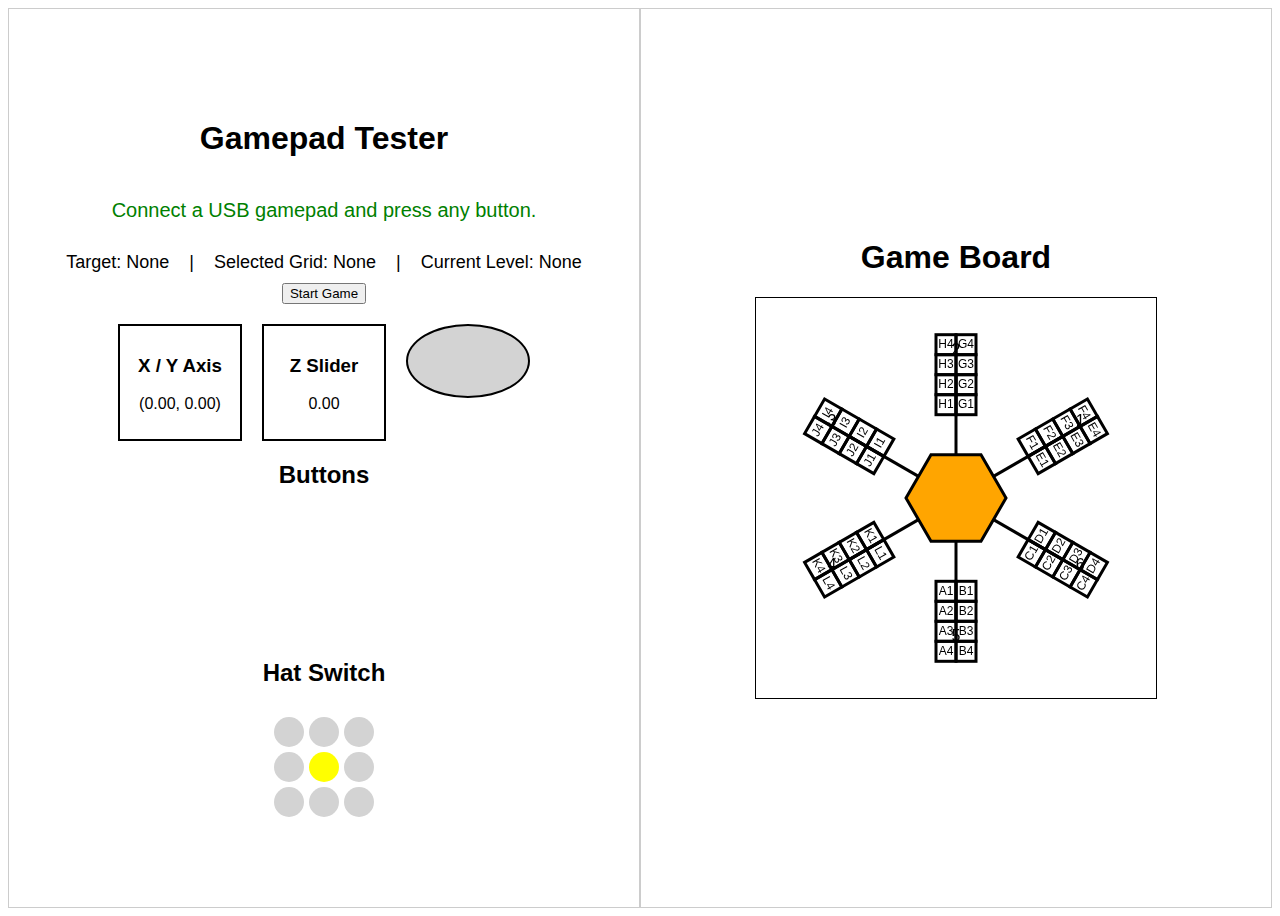
<file: index.html>
<!DOCTYPE html>
<html lang="en">
<head>
    <meta charset="UTF-8">
    <meta name="viewport" content="width=device-width, initial-scale=1.0">
    <title>Gamepad Tester & Game Board</title>
    <style>
        body { font-family: Arial, sans-serif; text-align: center; }
        #status { margin: 20px; font-size: 20px; color: green; }
        .gamepad-info { margin-top: 20px; display: flex; justify-content: center; gap: 20px; }
        .game-info {
          display: flex;
          justify-content: center;
          gap: 20px;
          font-size: 18px;
          margin: 10px 0;
        }

        .axis-box, .slider-box, .yaw-indicator, .buttons-box, .hat-switch {
            border: 2px solid black;
            padding: 10px;
            min-width: 100px;
            text-align: center;
            display: inline-block;
        }
        #status { margin: 20px; font-size: 20px; color: green; }
        .container { display: flex; height: 100vh; }
        .panel { flex: 1; border: 1px solid #ccc; padding: 20px; overflow: auto; display: flex; flex-direction: column; align-items: center; justify-content: center; }
        canvas { border: 1px solid black; }
        .yaw-indicator {
            width: 50px;
            height: 50px;
            border-radius: 50%;
            background-color: lightgray;
            transform: rotate(0deg);
        }
        .button-box { display: flex; justify-content: center; gap: 20px; }
        .button-grid {
            display: grid;
            grid-template-columns: repeat(3, 40px);
            grid-template-rows: repeat(3, 40px);
            gap: 5px;
            justify-content: center;
        }
        .side-grid {
            display: grid;
            grid-template-columns: repeat(3, 40px);
            grid-template-rows: repeat(2, 40px);
            gap: 5px;
        }
        .button { width: 40px; height: 40px; border-radius: 5px; background-color: lightgray; display: flex; align-items: center; justify-content: center; }
        .button.active { background-color: red; }
        .hat-display {
            display: grid;
            grid-template-columns: repeat(3, 30px);
            grid-template-rows: repeat(3, 30px);
            grid-gap: 5px;
            justify-content: center;
            margin-top: 10px;
        }
        .hat-dot {
            width: 30px;
            height: 30px;
            border-radius: 50%;
            background-color: lightgray;
        }
        .hat-dot.active { background-color: yellow; }
    </style>
</head>
<body>
    <div class="container">
        <!-- Left Panel: Gamepad Tester -->
        <div id="leftPanel" class="panel">
       
       

          <h1>Gamepad Tester</h1>
          <p id="status">Connect a USB gamepad and press any button.</p>
          <div class="game-info">
            <span>Target: <span id="target-location">None</span></span> |
            <span>Selected Grid: <span id="selected-grid">None</span></span> |
            <span>Current Level: <span id="selected-level">None</span></span>
          </div>

          <button id="startGameButton">Start Game</button>
          <button id="resetGameButton" style="display: none;">Reset Game</button>
          
          <div class="gamepad-info">
              <div class="axis-box">
                  <h3>X / Y Axis</h3>
                  <p id="axis-xy">(0.00, 0.00)</p>
              </div>
              <div class="slider-box">
                  <h3>Z Slider</h3>
                  <p id="slider">0.00</p>
              </div>
              <div class="yaw-indicator" id="yaw-indicator"></div>
          </div>
          
          <h2>Buttons</h2>
          <div class="button-box">
              <div class="side-grid" id="left-buttons"></div>
              <div class="button-grid" id="center-buttons"></div>
              <div class="side-grid" id="right-buttons"></div>
          </div>
          
          <h2>Hat Switch</h2>
          <div class="hat-display" id="hat-switch">
              <div class="hat-dot" id="hat-9"></div>
              <div class="hat-dot" id="hat-1"></div>
              <div class="hat-dot" id="hat-2"></div>
              <div class="hat-dot" id="hat-8"></div>
              <div class="hat-dot active" id="hat-5"></div>
              <div class="hat-dot" id="hat-3"></div>
              <div class="hat-dot" id="hat-7"></div>
              <div class="hat-dot" id="hat-6"></div>
              <div class="hat-dot" id="hat-4"></div>
          </div>
          
          <script>
              
          
              function renderButtons() {
                  document.getElementById("left-buttons").innerHTML = buttonMapping.left.map(num => `<div class='button' id='btn-${num}'>${num}</div>`).join('');
                  document.getElementById("right-buttons").innerHTML = buttonMapping.right.map(num => `<div class='button' id='btn-${num}'>${num}</div>`).join('');
                  document.getElementById("center-buttons").innerHTML = `
                      <div></div><div class='button' id='btn-1'>1</div><div></div>
                      <div class='button' id='btn-3'>3</div><div></div><div class='button' id='btn-4'>4</div>
                      <div></div><div class='button' id='btn-2'>2</div><div></div>
                  `;
              }
          
              window.addEventListener("gamepadconnected", (event) => {
                  document.getElementById("status").innerText = "Gamepad Connected: " + event.gamepad.id;
                  renderButtons();
                  updateGamepadState();
              });
          
              function updateGamepadState() {
                  let gamepads = navigator.getGamepads();
                  if (gamepads[0]) {
                      let gp = gamepads[0];
          
                      // Update axes and slider
                      document.getElementById("axis-xy").innerText = `(${gp.axes[0].toFixed(2)}, ${(-gp.axes[1]).toFixed(2)})`;
                      document.getElementById("slider").innerText = gp.axes[6] ? (-gp.axes[6]).toFixed(2) : "N/A";
          
                      // Update yaw indicator
                      let wAxis = gp.axes[5] ? gp.axes[5].toFixed(2) : "0.00";
                      document.getElementById("yaw-indicator").style.transform = `rotate(${(-wAxis) * 45}deg)`;
          
                      // Update buttons
                      gp.buttons.forEach((btn, index) => {
                          let btnElement = document.getElementById(`btn-${index + 1}`);
                          if (btnElement) {
                              btnElement.classList.toggle("active", btn.pressed);
                          }
                      });
          
                      // Update hat switch
                      document.querySelectorAll(".hat-dot").forEach(dot => dot.classList.remove("active"));
                      let pov = gp.axes[9] ? gp.axes[9].toFixed(2) : "3.92";
                      if (hatPositions[pov]) {
                          document.getElementById(hatPositions[pov]).classList.add("active");
                      } else {
                          document.getElementById("hat-5").classList.add("active");
                      }
                  }
                  requestAnimationFrame(updateGamepadState);
              }
          </script>
        </div>
        
        <!-- Right Panel: Game Board -->
        <div id="rightPanel" class="panel">
            <h1>Game Board</h1>
            <canvas id="gameCanvas" width="400" height="400"></canvas>
        </div>
    </div>

    <script>
        const canvas = document.getElementById('gameCanvas');
        const ctx = canvas.getContext('2d');

    function drawHexagonWithExtensions() {
    const canvasWidth = canvas.width;
    const canvasHeight = canvas.height;
    const centerX = canvasWidth / 2;
    const centerY = canvasHeight / 2;
    const hexSize = 50;
    const extensionLength = 80;
    const angleStep = -Math.PI / 3;
    let points = [];

    ctx.clearRect(0, 0, canvas.width, canvas.height);

    // Compute hexagon vertices
    for (let i = 0; i < 6; i++) {
        let angle = angleStep * i;
        let x = centerX + hexSize * Math.cos(angle);
        let y = centerY + hexSize * Math.sin(angle);
        points.push({ x, y });
    }

    // Draw hexagon
    ctx.beginPath();
    ctx.moveTo(points[0].x, points[0].y);
    for (let i = 1; i < points.length; i++) {
        ctx.lineTo(points[i].x, points[i].y);
    }
    ctx.closePath();
    ctx.fillStyle = 'orange';
    ctx.fill();
    ctx.strokeStyle = 'black';
    ctx.lineWidth = 3;
    ctx.stroke();

    // Step 1: Apply the custom remapping first
    const originalLabels = ['A', 'B', 'C', 'D', 'E', 'F', 'G', 'H', 'I', 'J', 'K', 'L'];
    const labelMap = {
        'A': 'J', 'B': 'I', 'C': 'K', 'D': 'L', 
        'E': 'A', 'F': 'B', 'G': 'C', 'H': 'D', 
        'I': 'F', 'J': 'E', 'K': 'H', 'L': 'G'
    };

    // Apply remapping
    let remappedLabels = originalLabels.map(label => labelMap[label]);

    // Step 2: Shift each pair 2 grids to the RIGHT
    let shiftedLabels = [
        remappedLabels[8], remappedLabels[9],  // I -> moves to first grid
        remappedLabels[10], remappedLabels[11], // K -> moves to second grid
        remappedLabels[0], remappedLabels[1],  // A -> moves to third grid
        remappedLabels[2], remappedLabels[3],  // C -> moves to fourth grid
        remappedLabels[4], remappedLabels[5],  // E -> moves to fifth grid
        remappedLabels[6], remappedLabels[7]   // G -> moves to sixth grid
    ];

    // Grid numbering (AB=1, CD=2, ..., KL=6)
    const gridNumbers = [1, 2, 3, 4, 5, 6];

    for (let i = 0; i < 6; i++) {
        let midX = (points[i].x + points[(i + 1) % 6].x) / 2;
        let midY = (points[i].y + points[(i + 1) % 6].y) / 2;
        let angle = Math.atan2(midY - centerY, midX - centerX);

        let endX = midX + extensionLength * Math.cos(angle);
        let endY = midY + extensionLength * Math.sin(angle);

        // Draw extension line
        ctx.beginPath();
        ctx.moveTo(midX, midY);
        ctx.lineTo(endX, endY);
        ctx.stroke();

        // Assign labels based on REMAPPED and SHIFTED order
        drawGrid(endX, endY, angle, shiftedLabels[i * 2], shiftedLabels[i * 2 + 1]);

        // Draw grid number next to each grid
        let numberX = endX + 20 * Math.cos(angle);
        let numberY = endY + 20 * Math.sin(angle);

        ctx.fillStyle = "black";
        ctx.font = "16px Arial";
        ctx.textAlign = "center";
        ctx.fillText(gridNumbers[i], numberX, numberY);
    }
}
    
function drawGrid(x, y, angle, label1, label2) {
    const gridWidth = 20;
    const gridHeight = 20;
    const cols = 2;  // Two columns per grid
    const rows = 4;  // Four rows per grid

    // List of labels that should be flipped
    const labelsToFlip = ['A', 'B', 'C', 'D', 'K', 'L']; // Specify grids that should be flipped

    // Check if either column label is in the flip list
    const shouldFlip = labelsToFlip.includes(label1) || labelsToFlip.includes(label2);

    ctx.save();
    ctx.translate(x, y);
    ctx.rotate(angle + Math.PI / 2); // Rotate normally

    if (shouldFlip) {
        ctx.rotate(Math.PI); // Flip the text orientation
    }

    for (let i = 0; i < cols; i++) {
        for (let j = 0; j < rows; j++) {
            let cellX = i * gridWidth - (cols / 2) * gridWidth;
            let cellY = j * gridHeight - (rows / 2) * gridHeight;

            // Draw grid cell
            ctx.strokeRect(cellX, cellY, gridWidth, gridHeight);

            // Assign labels (Ensure numbers always have 1 near the hex and 4 far)
            let colLabel = i === 0 ? label1 : label2; // Left column = label1, Right column = label2
            let rowLabel = shouldFlip ? (j + 1) : (rows - j); // **Fix: Keep numbering correct**

            // Draw label
            ctx.fillStyle = "black";
            ctx.font = "12px Arial";
            ctx.textAlign = "center";
            ctx.textBaseline = "middle";
            ctx.fillText(colLabel + rowLabel, cellX + gridWidth / 2, cellY + gridHeight / 2);
        }
    }

    ctx.restore();
}

    // Draw everything
    drawHexagonWithExtensions();


    </script>
    <script>
    let hatSwitchMap = "left"; // Default to left mapping
    const hatGrids = {
        left: { "-1.00": "A", "-0.71": "C", "-0.43": "E", "-0.14": "G", "3.92": "I", "0.14": "K" },
        right: { "-1.00": "B", "-0.71": "D", "-0.43": "F", "-0.14": "H", "3.92": "J", "0.14": "L" }
    };
    
    function updateHatGridSelection(pov) {
        if (hatGrids[hatSwitchMap][pov]) {
            gameState.selectedGrid = hatGrids[hatSwitchMap][pov];
            safeUpdateText("selected-grid", gameState.selectedGrid);
        }
    }
    
    window.addEventListener("gamepadconnected", (event) => {
        document.getElementById("status").innerText = "Gamepad Connected: " + event.gamepad.id;
        updateGamepadState();
    });
    function getGridNumber(gridLetter) {
      const gridMapping = {
          'A': 1, 'B': 1, 
          'C': 2, 'D': 2, 
          'E': 3, 'F': 3, 
          'G': 4, 'H': 4, 
          'I': 5, 'J': 5, 
          'K': 6, 'L': 6
      };
      return gridMapping[gridLetter] || null;
  }

    function checkGameState() {
      if (!gameState.loaded) {
          document.getElementById("status").innerText = "You must load first!";
          resetGame();
          return;
      }
      
      if (!gameState.selectedLevel) {
          document.getElementById("status").innerText = "You must select a level before scoring!";
          resetGame();
          return;
      }
  
      // Extract target number (1-6) from the grid
      const targetGridNumber = getGridNumber(gameState.targetGrid);
      const selectedGridNumber = getGridNumber(gameState.selectedGrid);
  
      // Check only level and grid number (ignoring letter)
      if (gameState.selectedLevel !== gameState.targetLevel || selectedGridNumber !== targetGridNumber) {
          document.getElementById("status").innerText = `Incorrect! Target was ${gameState.targetGrid}${gameState.targetLevel}, but selected ${gameState.selectedGrid}${gameState.selectedLevel}`;
          resetGame();
          return;
      }
  
      // Success! Score and generate new target.
      document.getElementById("status").innerText = `Success! Next target: ${gameState.targetGrid}${gameState.targetLevel}`;
      generateNewTarget();
  }



    let gameRunning = false;
    function safeUpdateText(id, text) {
      let element = document.getElementById(id);
      if (element) {
          element.innerText = text;
      }
    }


    function startGame() {
        if (!gameRunning) {
            gameRunning = true;
            resetGame();
            generateNewTarget();
            document.getElementById("status").innerText = "Game Started! Follow the target instructions.";
            document.getElementById("startGameButton").innerText = "Stop Game";
            document.getElementById("resetGameButton").style.display = "none"; // Hide Reset button
    
            updateGamepadState(); // Start listening to gamepad input
        } else {
            stopGame();
        }
    }


    function stopGame() {
        gameRunning = false;
      
        let statusElement = document.getElementById("status");
        if (statusElement) statusElement.innerText = "Game Stopped. Normal gamepad input displayed.";
      
        let startButton = document.getElementById("startGameButton");
        if (startButton) startButton.innerText = "Start Game";
      
        let resetButton = document.getElementById("resetGameButton");
        if (resetButton) resetButton.style.display = "block"; // Show Reset button
      
        gameState.selectedGrid = null;
        gameState.selectedLevel = null;
        gameState.loaded = false;
        gameState.targetGrid = null;
        gameState.targetLevel = null;
      
        let gridElement = document.getElementById("selected-grid");
        if (gridElement) gridElement.innerText = "None";
      
        let levelElement = document.getElementById("selected-level");
        if (levelElement) levelElement.innerText = "None";
      
        let targetElement = document.getElementById("target-location");
        if (targetElement) targetElement.innerText = "None";
      
        document.querySelectorAll(".button.active").forEach(button => button.classList.remove("active"));
        document.querySelectorAll(".hat-dot.active").forEach(dot => dot.classList.remove("active"));
    
        // Restart polling when game stops
        updateGamepadStateWhenStopped();
    }


    let gameState = {
        selectedGrid: null,
        selectedLevel: null,
        loaded: false,
        targetGrid: null,
        targetLevel: null,
        gridState: {}, // Tracks which grid cells have been scored
    };

    function generateNewTarget() {
        // Pick a random grid and level as the next target
        const grids = ['A', 'B', 'C', 'D', 'E', 'F', 'G', 'H', 'I', 'J', 'K', 'L'];
        const levels = [1, 2, 3, 4];
        gameState.targetGrid = grids[Math.floor(Math.random() * grids.length)];
        gameState.targetLevel = levels[Math.floor(Math.random() * levels.length)];
    
        // Update UI
        safeUpdateText("target-location", `${gameState.targetGrid}${gameState.targetLevel}`);
        document.getElementById("status").innerText = `Next Target: ${gameState.targetGrid}${gameState.targetLevel}`;
    }


    function checkGameState() {
        if (!gameState.loaded) {
            document.getElementById("status").innerText = "You must load first!";
            resetGame();
            return;
        }
        if (!gameState.selectedGrid || !gameState.selectedLevel) {
            document.getElementById("status").innerText = "You must select a grid and level before scoring!";
            resetGame();
            return;
        }
        if (gameState.selectedGrid !== gameState.targetGrid || gameState.selectedLevel !== gameState.targetLevel) {
            document.getElementById("status").innerText = `Incorrect! Target was ${gameState.targetGrid}${gameState.targetLevel}, but selected ${gameState.selectedGrid}${gameState.selectedLevel}`;
            resetGame();
            return;
        }
    
        // Score the grid cell
        let cellId = `${gameState.selectedGrid}${gameState.selectedLevel}`;
        if (!gameState.gridState[cellId]) {
            gameState.gridState[cellId] = true;
            colorGridCell(gameState.selectedGrid, gameState.selectedLevel);
        } else {
            document.getElementById("status").innerText = "Grid is full! Game Over.";
            resetGame();
            return;
        }
    
        // Success! Generate new target.
        document.getElementById("status").innerText = `Success! Next target: ${gameState.targetGrid}${gameState.targetLevel}`;
        generateNewTarget();
    }



    function resetGame() {
        gameState = {
            selectedGrid: null,
            selectedLevel: null,
            loaded: false,
            targetGrid: null,
            targetLevel: null,
            gridState: {}
        };
        document.getElementById("status").innerText = "Game Over! Press Start to play again.";
        document.getElementById("resetGameButton").style.display = "block"; // Show Reset button
    }


    function colorGridCell(grid, level) {
        let cells = document.querySelectorAll(`.grid-cell[data-grid="${grid}"][data-level="${level}"]`);
        if (cells.length === 0) return; // Prevent errors
        cells.forEach(cell => cell.style.backgroundColor = "green");

    }

    window.addEventListener("gamepadconnected", (event) => {
        document.getElementById("status").innerText = "Gamepad Connected: " + event.gamepad.id;
        generateNewTarget(); // Start with the first target
        updateGamepadState();
        });
    function updateGamepadState() {
        let gamepads = navigator.getGamepads();
        if (!gamepads || !gamepads[0]) return;
      
        let gp = gamepads[0];
    
        // Always update gamepad UI, even if the game is stopped
        document.getElementById("axis-xy").innerText = `(${gp.axes[0].toFixed(2)}, ${(-gp.axes[1]).toFixed(2)})`;
        document.getElementById("slider").innerText = gp.axes[6] ? (-gp.axes[6]).toFixed(2) : "N/A";
        let wAxis = gp.axes[5] ? gp.axes[5].toFixed(2) : "0.00";
        document.getElementById("yaw-indicator").style.transform = `rotate(${(-wAxis) * 45}deg)`;
    
        gp.buttons.forEach((btn, index) => {
            let btnElement = document.getElementById(`btn-${index + 1}`);
            if (btnElement) {
                btnElement.classList.toggle("active", btn.pressed);
            }
        });
    
        document.querySelectorAll(".hat-dot").forEach(dot => dot.classList.remove("active"));
        let pov = gp.axes[9] ? gp.axes[9].toFixed(2) : "3.92";
        if (hatPositions[pov]) {
            document.getElementById(hatPositions[pov]).classList.add("active");
        } else {
            document.getElementById("hat-5").classList.add("active");
        }
    
        // If game is running, check game logic
        if (gameRunning) {
            if (gp.buttons[4].pressed) gameState.selectedLevel = 1;
            if (gp.buttons[5].pressed) gameState.selectedLevel = 2;
            if (gp.buttons[6].pressed) gameState.selectedLevel = 3;
            if (gp.buttons[10].pressed) gameState.selectedLevel = 4;
    
            safeUpdateText("selected-level", gameState.selectedLevel || "None");
    
            if (gp.buttons[1].pressed) {
                gameState.loaded = true;
                safeUpdateText("status", "Loaded!");
            }
    
            if (gp.buttons[0].pressed) {
                checkGameState();
            }
    
            if (hatGrids[pov]) {
                gameState.selectedGrid = hatGrids[pov];
                safeUpdateText("selected-grid", gameState.selectedGrid);
            }
        }

    requestAnimationFrame(updateGamepadState);
}

    const buttonMapping = {
    left: [5, 6, 7, 10, 9, 8],
    center: [1, 3, 4, 2],
    right: [13, 12, 11, 14, 15, 16]
};

    const hatPositions = {
        "-1.00": "hat-1",
        "-0.71": "hat-2",
        "-0.43": "hat-3",
        "-0.14": "hat-4",
        "3.92": "hat-5",
        "0.14": "hat-6",
        "0.43": "hat-7",
        "0.71": "hat-8",
        "1.00": "hat-9"
    };
    
    function renderButtons() {
        document.getElementById("left-buttons").innerHTML = buttonMapping.left.map(num => `<div class='button' id='btn-${num}'>${num}</div>`).join('');
        document.getElementById("right-buttons").innerHTML = buttonMapping.right.map(num => `<div class='button' id='btn-${num}'>${num}</div>`).join('');
        document.getElementById("center-buttons").innerHTML = `
            <div></div><div class='button' id='btn-1'>1</div><div></div>
            <div class='button' id='btn-3'>3</div><div></div><div class='button' id='btn-4'>4</div>
            <div></div><div class='button' id='btn-2'>2</div><div></div>
        `;
    }
    
    // Start the button rendering when the gamepad connects
    window.addEventListener("gamepadconnected", (event) => {
        document.getElementById("status").innerText = "Gamepad Connected: " + event.gamepad.id;
        renderButtons();
        updateGamepadStateWhenStopped();
    });
    
    function updateGamepadStateWhenStopped() {
        if (gameRunning) return; // Only run when game is NOT active
    
        let gamepads = navigator.getGamepads();
        if (gamepads[0]) {
            let gp = gamepads[0];
    
            // Update axes and slider
            document.getElementById("axis-xy").innerText = `(${gp.axes[0].toFixed(2)}, ${(-gp.axes[1]).toFixed(2)})`;
            document.getElementById("slider").innerText = gp.axes[6] ? (-gp.axes[6]).toFixed(2) : "N/A";
    
            // Update yaw indicator
            let wAxis = gp.axes[5] ? gp.axes[5].toFixed(2) : "0.00";
            document.getElementById("yaw-indicator").style.transform = `rotate(${(-wAxis) * 45}deg)`;
    
            // Update buttons
            gp.buttons.forEach((btn, index) => {
                let btnElement = document.getElementById(`btn-${index + 1}`);
                if (btnElement) {
                    btnElement.classList.toggle("active", btn.pressed);
                }
            });
    
            // Update hat switch
            document.querySelectorAll(".hat-dot").forEach(dot => dot.classList.remove("active"));
            let pov = gp.axes[9] ? gp.axes[9].toFixed(2) : "3.92";
            if (hatPositions[pov]) {
                document.getElementById(hatPositions[pov]).classList.add("active");
            } else {
                document.getElementById("hat-5").classList.add("active");
            }
        }
    
        // Keep updating **only if the game is NOT running**
        if (!gameRunning) {
            requestAnimationFrame(updateGamepadStateWhenStopped);
        }
    }



  document.addEventListener("DOMContentLoaded", () => {
      document.getElementById("startGameButton").addEventListener("click", startGame);
      document.getElementById("resetGameButton").addEventListener("click", resetGame);
  });

</script>

</body>
</html>
</file>
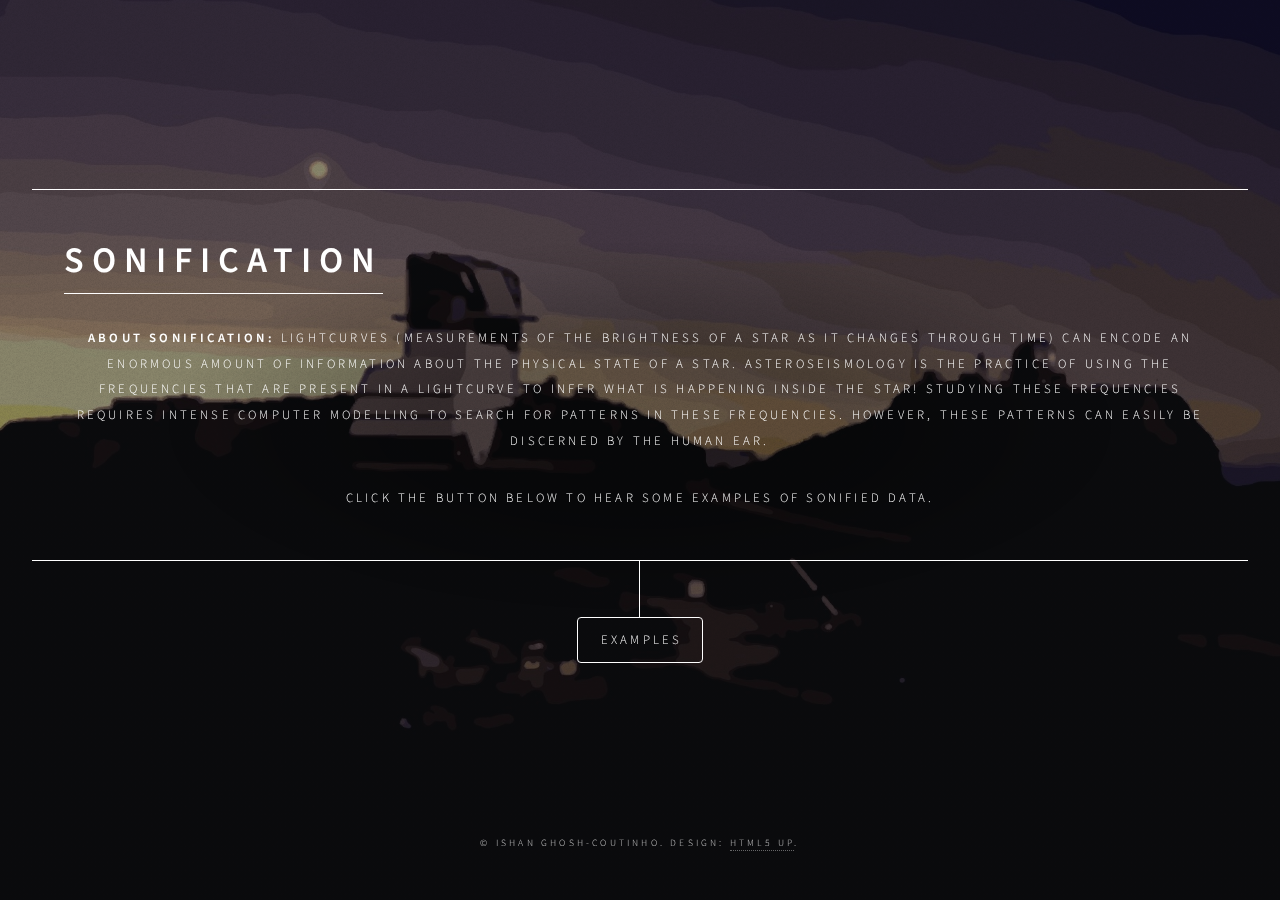
<file: chordhunters.html>
<!DOCTYPE HTML>
<!--
	Dimension by HTML5 UP
	html5up.net | @ajlkn
	Free for personal and commercial use under the CCA 3.0 license (html5up.net/license)
-->
<html>
	<head>
		<title>Ishan Ghosh-Coutinho</title>
		<meta charset="utf-8" />
		<meta name="viewport" content="width=device-width, initial-scale=1, user-scalable=no" />
		<link rel="stylesheet" href="assets/css/main.css" />
		<noscript><link rel="stylesheet" href="assets/css/noscript.css" /></noscript>
	</head>
	
	<body class="is-preload">

		<!-- Wrapper -->
			<div id="wrapper">

				<!-- Header -->
					<header id="header">
						<div class="content">
							<div class="inner">
								<h1 class="major">Sonification</h1>
								<!-- <span class="image main"><img src="images/pic01.jpg" alt="" /></span> -->
								<p><b>About Sonification:</b> Lightcurves (measurements of the 
								brightness of a star as it changes through time) can encode an enormous
								 amount of information about the physical state of a star.  
								Asteroseismology is the practice of using the frequencies that are 
								present in a lightcurve to infer what is happening inside the star! 
								Studying these frequencies requires intense computer modelling to 
								search for patterns in these frequencies. However, these patterns can 
								easily be discerned by the human ear.</p> 
								<p>Click the button below to hear some examples of sonified data.</p>    
							</div>
						</div>
						<nav>
							<ul>
								<li><a href="#sonification">Examples</a></li>
								<!--<li><a href="#elements">Elements</a></li>-->
							</ul>
						</nav>
					</header>

				<!-- Main -->
					<div id="main">

						<!-- Intro -->
							<article id="sonification">
								<h2 class="major">Sonification</h2>
								<!-- <span class="image main"><img src="images/pic01.jpg" alt="" /></span> -->
								<p>Here I have extracted frequencies from some example lightcurves, and
								 mapped them into the range of frequencies that humans can hear using  
								<a href="https://sonipy.readthedocs.io/en/latest/">Soni-Py</a>. Some 
								of these data have been deliberately constructed to show a specific 
								effect. But the last example is a sonification of a real lightcurve!</p> 
								<p>First is a toy example of a lightcurve with a single frequency. You        
								will hear one tone repeated twice:</p>
								<audio controls="controls" src="tones/one_test.wav">
								Your browser does not support the HTML5 Audio element.
								</audio>    
								<p>Next is a lightcurve with two frequencies that are different.         
								Together, they form a pleasant "chord" because the high frequency is 
								twice the value of the low frequency:</p>
								<audio controls="controls" src="tones/harmonic_test.wav">
								Your browser does not support the HTML5 Audio element.
								</audio> 
								<p>Now we have two frequencies that are so close together that they        
								interfere with one another, creating a pattern in the volume of the 
								sound called "beating":</p>
								<audio controls="controls" src="tones/beat_test.wav">
								Your browser does not support the HTML5 Audio element.
								</audio> 
								<p>Finally, I've sonified a real lightcurve from the 
								<a href="https://tess.mit.edu"> Transiting Exoplanet Survey Satellite</a>
								 (a.k.a. TESS). The star that produced this lightcurve is oscillating 
								with a total of <i>seventeen</i> different frequencies. While it is 
								extremely difficult to hear all seventeen, you should be able to hear 
								both the complex chords and rapid beating patterns produced by these 
								frequencies interfering with one another:</p>
								<audio controls="controls" src="tones/real_test.wav">
								Your browser does not support the HTML5 Audio element.
								</audio> 
							</article>


						<!-- Elements -->
							<article id="elements">
								<h2 class="major">Elements</h2>

								<section>
									<h3 class="major">Text</h3>
									<p>This is <b>bold</b> and this is <strong>strong</strong>. This is <i>italic</i> and this is <em>emphasized</em>.
									This is <sup>superscript</sup> text and this is <sub>subscript</sub> text.
									This is <u>underlined</u> and this is code: <code>for (;;) { ... }</code>. Finally, <a href="#">this is a link</a>.</p>
									<hr />
									<h2>Heading Level 2</h2>
									<h3>Heading Level 3</h3>
									<h4>Heading Level 4</h4>
									<h5>Heading Level 5</h5>
									<h6>Heading Level 6</h6>
									<hr />
									<h4>Blockquote</h4>
									<blockquote>Fringilla nisl. Donec accumsan interdum nisi, quis tincidunt felis sagittis eget tempus euismod. Vestibulum ante ipsum primis in faucibus vestibulum. Blandit adipiscing eu felis iaculis volutpat ac adipiscing accumsan faucibus. Vestibulum ante ipsum primis in faucibus lorem ipsum dolor sit amet nullam adipiscing eu felis.</blockquote>
									<h4>Preformatted</h4>
									<pre><code>i = 0;

while (!deck.isInOrder()) {
    print 'Iteration ' + i;
    deck.shuffle();
    i++;
}

print 'It took ' + i + ' iterations to sort the deck.';</code></pre>
								</section>

								<section>
									<h3 class="major">Lists</h3>

									<h4>Unordered</h4>
									<ul>
										<li>Dolor pulvinar etiam.</li>
										<li>Sagittis adipiscing.</li>
										<li>Felis enim feugiat.</li>
									</ul>

									<h4>Alternate</h4>
									<ul class="alt">
										<li>Dolor pulvinar etiam.</li>
										<li>Sagittis adipiscing.</li>
										<li>Felis enim feugiat.</li>
									</ul>

									<h4>Ordered</h4>
									<ol>
										<li>Dolor pulvinar etiam.</li>
										<li>Etiam vel felis viverra.</li>
										<li>Felis enim feugiat.</li>
										<li>Dolor pulvinar etiam.</li>
										<li>Etiam vel felis lorem.</li>
										<li>Felis enim et feugiat.</li>
									</ol>
									<h4>Icons</h4>
									<ul class="icons">
										<!--<li><a href="twitter.com/trevorzaylen" class="icon fa-twitter"><span class="label">Twitter</span></a></li>
										<li><a href="instagram.com/trevor_zaylen" class="icon fa-instagram"><span class="label">Instagram</span></a></li> -->
										<li><a href="github.com/ifgc" class="icon fa-github"><span class="label">Github</span></a></li>
									</ul>

									<h4>Actions</h4>
									<ul class="actions">
										<li><a href="#" class="button primary">Default</a></li>
										<li><a href="#" class="button">Default</a></li>
									</ul>
									<ul class="actions stacked">
										<li><a href="#" class="button primary">Default</a></li>
										<li><a href="#" class="button">Default</a></li>
									</ul>
								</section>

								<section>
									<h3 class="major">Table</h3>
									<h4>Default</h4>
									<div class="table-wrapper">
										<table>
											<thead>
												<tr>
													<th>Name</th>
													<th>Description</th>
													<th>Price</th>
												</tr>
											</thead>
											<tbody>
												<tr>
													<td>Item One</td>
													<td>Ante turpis integer aliquet porttitor.</td>
													<td>29.99</td>
												</tr>
												<tr>
													<td>Item Two</td>
													<td>Vis ac commodo adipiscing arcu aliquet.</td>
													<td>19.99</td>
												</tr>
												<tr>
													<td>Item Three</td>
													<td> Morbi faucibus arcu accumsan lorem.</td>
													<td>29.99</td>
												</tr>
												<tr>
													<td>Item Four</td>
													<td>Vitae integer tempus condimentum.</td>
													<td>19.99</td>
												</tr>
												<tr>
													<td>Item Five</td>
													<td>Ante turpis integer aliquet porttitor.</td>
													<td>29.99</td>
												</tr>
											</tbody>
											<tfoot>
												<tr>
													<td colspan="2"></td>
													<td>100.00</td>
												</tr>
											</tfoot>
										</table>
									</div>

									<h4>Alternate</h4>
									<div class="table-wrapper">
										<table class="alt">
											<thead>
												<tr>
													<th>Name</th>
													<th>Description</th>
													<th>Price</th>
												</tr>
											</thead>
											<tbody>
												<tr>
													<td>Item One</td>
													<td>Ante turpis integer aliquet porttitor.</td>
													<td>29.99</td>
												</tr>
												<tr>
													<td>Item Two</td>
													<td>Vis ac commodo adipiscing arcu aliquet.</td>
													<td>19.99</td>
												</tr>
												<tr>
													<td>Item Three</td>
													<td> Morbi faucibus arcu accumsan lorem.</td>
													<td>29.99</td>
												</tr>
												<tr>
													<td>Item Four</td>
													<td>Vitae integer tempus condimentum.</td>
													<td>19.99</td>
												</tr>
												<tr>
													<td>Item Five</td>
													<td>Ante turpis integer aliquet porttitor.</td>
													<td>29.99</td>
												</tr>
											</tbody>
											<tfoot>
												<tr>
													<td colspan="2"></td>
													<td>100.00</td>
												</tr>
											</tfoot>
										</table>
									</div>
								</section>

								<section>
									<h3 class="major">Buttons</h3>
									<ul class="actions">
										<li><a href="#" class="button primary">Primary</a></li>
										<li><a href="#" class="button">Default</a></li>
									</ul>
									<ul class="actions">
										<li><a href="#" class="button">Default</a></li>
										<li><a href="#" class="button small">Small</a></li>
									</ul>
									<ul class="actions">
										<li><a href="#" class="button primary icon fa-download">Icon</a></li>
										<li><a href="#" class="button icon fa-download">Icon</a></li>
									</ul>
									<ul class="actions">
										<li><span class="button primary disabled">Disabled</span></li>
										<li><span class="button disabled">Disabled</span></li>
									</ul>
								</section>

								<section>
									<h3 class="major">Form</h3>
									<form method="post" action="#">
										<div class="fields">
											<div class="field half">
												<label for="demo-name">Name</label>
												<input type="text" name="demo-name" id="demo-name" value="" placeholder="Jane Doe" />
											</div>
											<div class="field half">
												<label for="demo-email">Email</label>
												<input type="email" name="demo-email" id="demo-email" value="" placeholder="jane@untitled.tld" />
											</div>
											<div class="field">
												<label for="demo-category">Category</label>
												<select name="demo-category" id="demo-category">
													<option value="">-</option>
													<option value="1">Manufacturing</option>
													<option value="1">Shipping</option>
													<option value="1">Administration</option>
													<option value="1">Human Resources</option>
												</select>
											</div>
											<div class="field half">
												<input type="radio" id="demo-priority-low" name="demo-priority" checked>
												<label for="demo-priority-low">Low</label>
											</div>
											<div class="field half">
												<input type="radio" id="demo-priority-high" name="demo-priority">
												<label for="demo-priority-high">High</label>
											</div>
											<div class="field half">
												<input type="checkbox" id="demo-copy" name="demo-copy">
												<label for="demo-copy">Email me a copy</label>
											</div>
											<div class="field half">
												<input type="checkbox" id="demo-human" name="demo-human" checked>
												<label for="demo-human">Not a robot</label>
											</div>
											<div class="field">
												<label for="demo-message">Message</label>
												<textarea name="demo-message" id="demo-message" placeholder="Enter your message" rows="6"></textarea>
											</div>
										</div>
										<ul class="actions">
											<li><input type="submit" value="Send Message" class="primary" /></li>
											<li><input type="reset" value="Reset" /></li>
										</ul>
									</form>
								</section>

							</article>

					</div>

				<!-- Footer -->
					<footer id="footer">
						<p class="copyright">&copy; Ishan Ghosh-Coutinho. Design: <a href="https://html5up.net">HTML5 UP</a>.</p>
					</footer>

			</div>

		<!-- BG -->
			<div id="bg"></div>

		<!-- Scripts -->
			<script src="assets/js/jquery.min.js"></script>
			<script src="assets/js/browser.min.js"></script>
			<script src="assets/js/breakpoints.min.js"></script>
			<script src="assets/js/util.js"></script>
			<script src="assets/js/main.js"></script>

	</body>
</html>
</file>
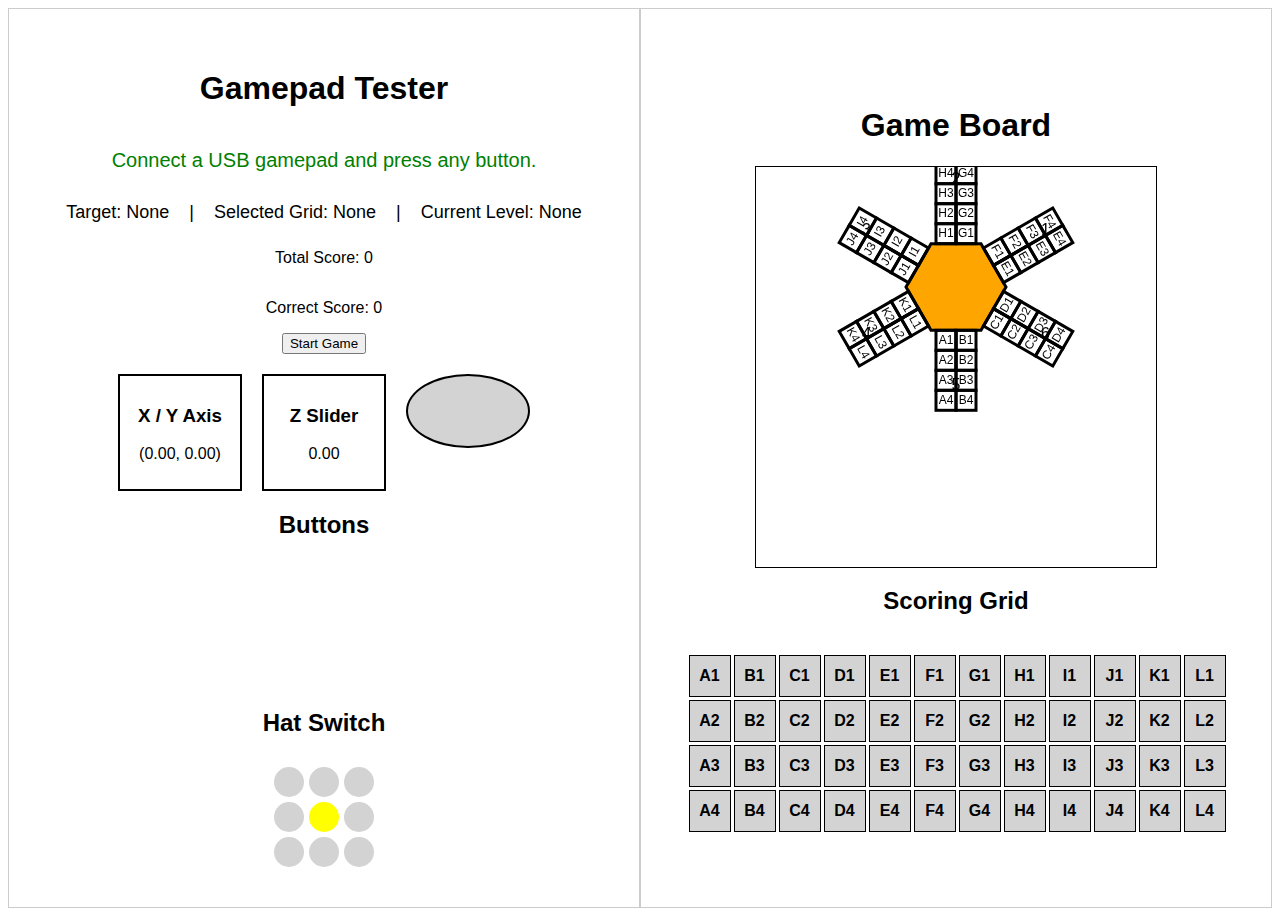
<file: D_operator.html>
<!DOCTYPE html>
<html lang="en">
<head>
    <meta charset="UTF-8">
    <meta name="viewport" content="width=device-width, initial-scale=1.0">
    <title>Gamepad Tester & Game Board</title>
    <style>
        body { font-family: Arial, sans-serif; text-align: center; }
        #status { margin: 20px; font-size: 20px; color: green; }
        .gamepad-info { margin-top: 20px; display: flex; justify-content: center; gap: 20px; }
        .game-info {
          display: flex;
          justify-content: center;
          gap: 20px;
          font-size: 18px;
          margin: 10px 0;
        }

        .axis-box, .slider-box, .yaw-indicator, .buttons-box, .hat-switch {
            border: 2px solid black;
            padding: 10px;
            min-width: 100px;
            text-align: center;
            display: inline-block;
        }
        #status { margin: 20px; font-size: 20px; color: green; }
        .container { display: flex; height: 100vh; }
        .panel { flex: 1; border: 1px solid #ccc; padding: 20px; overflow: auto; display: flex; flex-direction: column; align-items: center; justify-content: center; }
        canvas { border: 1px solid black; }
        .yaw-indicator {
            width: 50px;
            height: 50px;
            border-radius: 50%;
            background-color: lightgray;
            transform: rotate(0deg);
        }
        .button-box { display: flex; justify-content: center; gap: 20px; }
        .button-grid {
            display: grid;
            grid-template-columns: repeat(3, 40px);
            grid-template-rows: repeat(3, 40px);
            gap: 5px;
            justify-content: center;
        }
        .side-grid {
            display: grid;
            grid-template-columns: repeat(3, 40px);
            grid-template-rows: repeat(2, 40px);
            gap: 5px;
        }
        .button { width: 40px; height: 40px; border-radius: 5px; background-color: lightgray; display: flex; align-items: center; justify-content: center; }
        .button.active { background-color: red; }
        .hat-display {
            display: grid;
            grid-template-columns: repeat(3, 30px);
            grid-template-rows: repeat(3, 30px);
            grid-gap: 5px;
            justify-content: center;
            margin-top: 10px;
        }
        .hat-dot {
            width: 30px;
            height: 30px;
            border-radius: 50%;
            background-color: lightgray;
        }
        .hat-dot.active { background-color: yellow; }
        .scoring-grid {
            display: grid;
            grid-template-columns: repeat(12, 40px);
            grid-template-rows: repeat(4, 40px);
            gap: 5px;
            justify-content: center;
            margin-top: 20px;
            align-self: center; /* Ensures it centers inside the right panel */
        }
        .grid-button {
          width: 40px;
          height: 40px;
          display: flex;
          align-items: center;
          justify-content: center;
          border: 1px solid black;
          background-color: lightgray;
          font-weight: bold;
      }
      
      .grid-button.correct {
          background-color: green;
          color: white;
      }
      
      .grid-button.wrong {
          background-color: red;
          color: white;
      }



    </style>
</head>
<body>
    <div class="container">
        <!-- Left Panel: Gamepad Tester -->
        <div id="leftPanel" class="panel">
       
       

          <h1>Gamepad Tester</h1>
          <p id="status">Connect a USB gamepad and press any button.</p>
          <div class="game-info">
            <span>Target: <span id="target-location">None</span></span> |
            <span>Selected Grid: <span id="selected-grid">None</span></span> |
            <span>Current Level: <span id="selected-level">None</span></span>
          </div>
          <p>Total Score: <span id="total-score">0</span></p>
          <p>Correct Score: <span id="correct-score">0</span></p>



          <button id="startGameButton">Start Game</button>
          <button id="resetGameButton" style="display: none;">Reset Game</button>
          
          <div class="gamepad-info">
              <div class="axis-box">
                  <h3>X / Y Axis</h3>
                  <p id="axis-xy">(0.00, 0.00)</p>
              </div>
              <div class="slider-box">
                  <h3>Z Slider</h3>
                  <p id="slider">0.00</p>
              </div>
              <div class="yaw-indicator" id="yaw-indicator"></div>
          </div>
          
          <h2>Buttons</h2>
          <div class="button-box">
              <div class="side-grid" id="left-buttons"></div>
              <div class="button-grid" id="center-buttons"></div>
              <div class="side-grid" id="right-buttons"></div>
          </div>
          
          <h2>Hat Switch</h2>
          <div class="hat-display" id="hat-switch">
              <div class="hat-dot" id="hat-9"></div>
              <div class="hat-dot" id="hat-1"></div>
              <div class="hat-dot" id="hat-2"></div>
              <div class="hat-dot" id="hat-8"></div>
              <div class="hat-dot active" id="hat-5"></div>
              <div class="hat-dot" id="hat-3"></div>
              <div class="hat-dot" id="hat-7"></div>
              <div class="hat-dot" id="hat-6"></div>
              <div class="hat-dot" id="hat-4"></div>
          </div>
          
          <script>
              
          let gameState = {
              selectedGrid: null,
              selectedLevel: null,
              loaded: false,
              targetGrid: null,
              targetLevel: null,
              gridState: {}, 
              totalScore: 0, // New tracking for total score
              correctScore: 0 // New tracking for correct placements
          };
              
          
          function renderButtons() {
              document.getElementById("left-buttons").innerHTML = buttonMapping.left.map(num => `<div class='button' id='btn-${num}'>${num}</div>`).join('');
              document.getElementById("right-buttons").innerHTML = buttonMapping.right.map(num => `<div class='button' id='btn-${num}'>${num}</div>`).join('');
              document.getElementById("center-buttons").innerHTML = `
                  <div></div><div class='button' id='btn-1'>1</div><div></div>
                  <div class='button' id='btn-3'>3</div><div></div><div class='button' id='btn-4'>4</div>
                  <div></div><div class='button' id='btn-2'>2</div><div></div>
              `;
          }

            function renderScoringGrid() {
              let scoringGrid = document.getElementById("scoring-grid");
              let labelsX = ['A', 'B', 'C', 'D', 'E', 'F', 'G', 'H', 'I', 'J', 'K', 'L'];
              let labelsY = [1, 2, 3, 4];
          
              scoringGrid.innerHTML = ""; // Clear existing grid
          
              for (let row of labelsY) {
                  for (let col of labelsX) {
                      let cellKey = `${col}${row}`;
                      let button = document.createElement("div");
                      button.classList.add("grid-button");
                      button.id = `grid-${cellKey}`;
                      button.innerText = cellKey;
          
                      // Restore previous color if scored
                      if (gameState.gridState[cellKey]) {
                          button.classList.add(gameState.gridState[cellKey] === "green" ? "correct" : "wrong");
                      }
          
                      scoringGrid.appendChild(button);
                  }
              }
          }


           

      
          window.addEventListener("gamepadconnected", (event) => {
              document.getElementById("status").innerText = "Gamepad Connected: " + event.gamepad.id;
              renderButtons();
              updateGamepadState();
          });
      
          function updateGamepadState() {
            let gamepads = navigator.getGamepads();
            if (!gamepads || !gamepads[0]) return;
        
            let gp = gamepads[0];
        
            // Always update gamepad UI, even if the game is stopped
            document.getElementById("axis-xy").innerText = `(${gp.axes[0].toFixed(2)}, ${(-gp.axes[1]).toFixed(2)})`;
            document.getElementById("slider").innerText = gp.axes[6] ? (-gp.axes[6]).toFixed(2) : "N/A";
            let wAxis = gp.axes[5] ? gp.axes[5].toFixed(2) : "0.00";
            document.getElementById("yaw-indicator").style.transform = `rotate(${(-wAxis) * 45}deg)`;
        
            gp.buttons.forEach((btn, index) => {
                let btnElement = document.getElementById(`btn-${index + 1}`);
                if (btnElement) {
                    btnElement.classList.toggle("active", btn.pressed);
                }
            });
        
            document.querySelectorAll(".hat-dot").forEach(dot => dot.classList.remove("active"));
            let pov = gp.axes[9] ? gp.axes[9].toFixed(2) : "3.92";
            if (hatPositions[pov]) {
                document.getElementById(hatPositions[pov]).classList.add("active");
            } else {
                document.getElementById("hat-5").classList.add("active");
            }
        
            // If game is running, check game logic
            if (gameRunning) {
                if (gp.buttons[4].pressed) gameState.selectedLevel = 1;
                if (gp.buttons[5].pressed) gameState.selectedLevel = 2;
                if (gp.buttons[6].pressed) gameState.selectedLevel = 3;
                if (gp.buttons[10].pressed) gameState.selectedLevel = 4;
        
                safeUpdateText("selected-level", gameState.selectedLevel || "None");
        
                if (gp.buttons[1].pressed) {
                    gameState.loaded = true;
                    safeUpdateText("status", "Loaded!");
                }
        
                // Fix: Call checkGameState() only once per button press
                if (gp.buttons[0].pressed) {
                    if (!buttonState.scoreButton) { // If button was not already pressed
                        checkGameState();
                        buttonState.scoreButton = true; // Mark button as pressed
                    }
                } else {
                    buttonState.scoreButton = false; // Reset when button is released
                }
        
                if (hatGrids[pov]) {
                    gameState.selectedGrid = hatGrids[pov];
                    safeUpdateText("selected-grid", gameState.selectedGrid);
                }
            }
        
            requestAnimationFrame(updateGamepadState);
        }

          </script>
        </div>
        
      <!-- Right Panel: Game Board -->
      <div id="rightPanel" class="panel">
          <h1>Game Board</h1>
          <canvas id="gameCanvas" width="400" height="400"></canvas>
      
          <h2>Scoring Grid</h2>
          <div id="scoring-grid" class="scoring-grid"></div>
      </div>

    <script>
        const canvas = document.getElementById('gameCanvas');
        const ctx = canvas.getContext('2d');

    function drawHexagonWithExtensions() {
        const canvasWidth = canvas.width;
        const canvasHeight = canvas.height;
        const centerX = canvasWidth / 2;
        const centerY = (1.2*canvasHeight / 4);
        const hexSize = 50;
        const extensionLength = 40;
        const angleStep = -Math.PI / 3;
        let points = [];
    
        ctx.clearRect(0, 0, canvas.width, canvas.height);
    
        // Compute hexagon vertices
        for (let i = 0; i < 6; i++) {
            let angle = angleStep * i;
            let x = centerX + hexSize * Math.cos(angle);
            let y = centerY + hexSize * Math.sin(angle);
            points.push({ x, y });
        }

    // Draw hexagon
    ctx.beginPath();
    ctx.moveTo(points[0].x, points[0].y);
    for (let i = 1; i < points.length; i++) {
        ctx.lineTo(points[i].x, points[i].y);
    }
    ctx.closePath();
    ctx.fillStyle = 'orange';
    ctx.fill();
    ctx.strokeStyle = 'black';
    ctx.lineWidth = 3;
    ctx.stroke();

    // Step 1: Apply the custom remapping first
    const originalLabels = ['A', 'B', 'C', 'D', 'E', 'F', 'G', 'H', 'I', 'J', 'K', 'L'];
    const labelMap = {
        'A': 'J', 'B': 'I', 'C': 'K', 'D': 'L', 
        'E': 'A', 'F': 'B', 'G': 'C', 'H': 'D', 
        'I': 'F', 'J': 'E', 'K': 'H', 'L': 'G'
    };

    // Apply remapping
    let remappedLabels = originalLabels.map(label => labelMap[label]);

    // Step 2: Shift each pair 2 grids to the RIGHT
    let shiftedLabels = [
        remappedLabels[8], remappedLabels[9],  // I -> moves to first grid
        remappedLabels[10], remappedLabels[11], // K -> moves to second grid
        remappedLabels[0], remappedLabels[1],  // A -> moves to third grid
        remappedLabels[2], remappedLabels[3],  // C -> moves to fourth grid
        remappedLabels[4], remappedLabels[5],  // E -> moves to fifth grid
        remappedLabels[6], remappedLabels[7]   // G -> moves to sixth grid
    ];

    // Grid numbering (AB=1, CD=2, ..., KL=6)
    const gridNumbers = [1, 2, 3, 4, 5, 6];

    for (let i = 0; i < 6; i++) {
        let midX = (points[i].x + points[(i + 1) % 6].x) / 2;
        let midY = (points[i].y + points[(i + 1) % 6].y) / 2;
        let angle = Math.atan2(midY - centerY, midX - centerX);

        let endX = midX + extensionLength * Math.cos(angle);
        let endY = midY + extensionLength * Math.sin(angle);

        // Draw extension line
        ctx.beginPath();
        ctx.moveTo(midX, midY);
        ctx.lineTo(endX, endY);
        ctx.stroke();

        // Assign labels based on REMAPPED and SHIFTED order
        drawGrid(endX, endY, angle, shiftedLabels[i * 2], shiftedLabels[i * 2 + 1]);
        //drawGridTable();


        // Draw grid number next to each grid
        let numberX = endX + 20 * Math.cos(angle);
        let numberY = endY + 20 * Math.sin(angle);

        ctx.fillStyle = "black";
        ctx.font = "16px Arial";
        ctx.textAlign = "center";
        ctx.fillText(gridNumbers[i], numberX, numberY);
      
    }
      // drawGridTable();
}
    // function drawGridTable() {
    //     const gridStartX = canvas.width / 2 - (12 * 30) / 2; // Center horizontally
    //     const gridStartY = canvas.height - 160; // Adjust lower
    //     const cellWidth = 30;
    //     const cellHeight = 30;
    //     const labelsX = ['A', 'B', 'C', 'D', 'E', 'F', 'G', 'H', 'I', 'J', 'K', 'L'];
    //     const labelsY = [1, 2, 3, 4];
    
    //     for (let col = 0; col < 12; col++) {
    //         for (let row = 0; row < 4; row++) {
    //             let x = gridStartX + col * cellWidth;
    //             let y = gridStartY + row * cellHeight;
    //             let cellKey = `${labelsX[col]}${labelsY[row]}`;
    
    //             // Clear the cell before applying a new color
    //             ctx.clearRect(x, y, cellWidth, cellHeight);
    
    //             // Check if the cell has been scored and apply the stored color
    //             ctx.fillStyle = gameState.gridState[cellKey] || "white"; // Default to white if uncolored
    //             ctx.fillRect(x, y, cellWidth, cellHeight); // Fill the cell
    
    //             // Draw grid border
    //             ctx.strokeStyle = "black";
    //             ctx.strokeRect(x, y, cellWidth, cellHeight);
    
    //             // Draw text label
    //             ctx.fillStyle = "black";
    //             ctx.font = "14px Arial";
    //             ctx.textAlign = "center";
    //             ctx.textBaseline = "middle";
    //             ctx.fillText(cellKey, x + cellWidth / 2, y + cellHeight / 2);
    //         }
    //     }
    // }


    
    function drawGrid(x, y, angle, label1, label2) {
        const gridWidth = 20;
        const gridHeight = 20;
        const cols = 2;  // Two columns per grid
        const rows = 4;  // Four rows per grid
    
        // List of labels that should be flipped
        const labelsToFlip = ['A', 'B', 'C', 'D', 'K', 'L']; // Specify grids that should be flipped
    
        // Check if either column label is in the flip list
        const shouldFlip = labelsToFlip.includes(label1) || labelsToFlip.includes(label2);
    
        ctx.save();
        ctx.translate(x, y);
        ctx.rotate(angle + Math.PI / 2); // Rotate normally
    
        if (shouldFlip) {
            ctx.rotate(Math.PI); // Flip the text orientation
        }
    
        for (let i = 0; i < cols; i++) {
            for (let j = 0; j < rows; j++) {
                let cellX = i * gridWidth - (cols / 2) * gridWidth;
                let cellY = j * gridHeight - (rows / 2) * gridHeight;
    
                // Draw grid cell
                ctx.strokeRect(cellX, cellY, gridWidth, gridHeight);
    
                // Assign labels (Ensure numbers always have 1 near the hex and 4 far)
                let colLabel = i === 0 ? label1 : label2; // Left column = label1, Right column = label2
                let rowLabel = shouldFlip ? (j + 1) : (rows - j); // **Fix: Keep numbering correct**
    
                // Draw label
                ctx.fillStyle = "black";
                ctx.font = "12px Arial";
                ctx.textAlign = "center";
                ctx.textBaseline = "middle";
                ctx.fillText(colLabel + rowLabel, cellX + gridWidth / 2, cellY + gridHeight / 2);
          }
      }
  
      ctx.restore();
  }

    // Draw everything
    drawHexagonWithExtensions();


    </script>
    <script>
    let hatSwitchMap = "left"; // Default to left mapping
    const hatGrids = {
        left: { "-1.00": "A", "-0.71": "C", "-0.43": "E", "-0.14": "G", "3.92": "I", "0.14": "K" },
        right: { "-1.00": "B", "-0.71": "D", "-0.43": "F", "-0.14": "H", "3.92": "J", "0.14": "L" }
    };
    
    function updateHatGridSelection(pov) {
        if (hatGrids[hatSwitchMap][pov]) {
            gameState.selectedGrid = hatGrids[hatSwitchMap][pov];
            safeUpdateText("selected-grid", gameState.selectedGrid);
        }
    }
    
    window.addEventListener("gamepadconnected", (event) => {
        document.getElementById("status").innerText = "Gamepad Connected: " + event.gamepad.id;
        updateGamepadState();
    });
    function getGridNumber(gridLetter) {
      const gridMapping = {
          'A': 1, 'B': 1, 
          'C': 2, 'D': 2, 
          'E': 3, 'F': 3, 
          'G': 4, 'H': 4, 
          'I': 5, 'J': 5, 
          'K': 6, 'L': 6
      };
      return gridMapping[gridLetter] || null;
  }

    function checkGameState() {
        console.log("Selected Grid:", gameState.selectedGrid);  // Should be A-L
        console.log("Selected Level:", gameState.selectedLevel);  // Should be 1-4
    
        if (!gameState.loaded) {
            document.getElementById("status").innerText = "You must load first!";
            return;
        }
        if (!gameState.selectedLevel) {
            document.getElementById("status").innerText = "You must select a level before scoring!";
            return;
        }
    
        gameState.totalScore++; 
        document.getElementById("total-score").innerText = gameState.totalScore;
    
        let isCorrect = gameState.selectedGrid === gameState.targetGrid && gameState.selectedLevel === gameState.targetLevel;
        
        let correctCellKey = `${gameState.targetGrid}${gameState.targetLevel}`;  
        let selectedCellKey = `${gameState.selectedGrid}${gameState.selectedLevel}`;
    
        console.log("Attempting to color cell:", selectedCellKey);
    
        if (isCorrect) {
            gameState.correctScore++;
            document.getElementById("correct-score").innerText = gameState.correctScore;
            colorGridCell(correctCellKey, isCorrect);
            document.getElementById("status").innerText = `Correct! Next target: ${gameState.targetGrid}${gameState.targetLevel}`;
        } else {
            colorGridCell(selectedCellKey, isCorrect);
            document.getElementById("status").innerText = `Wrong! You scored at ${selectedCellKey} instead of ${correctCellKey}.`;
        }
    
        generateNewTarget();
    }





    let gameRunning = false;
    function safeUpdateText(id, text) {
      let element = document.getElementById(id);
      if (element) {
          element.innerText = text;
      }
    }
     function colorGridCell(cellKey, isCorrect) {
        // Validate cellKey format (one letter + one digit)
        if (!cellKey || !/^[A-L][1-4]$/.test(cellKey)) {
            console.error("Invalid cell key:", cellKey);
            return;
        }
    
        let button = document.getElementById(`grid-${cellKey}`);
        console.log(`Attempting to color cell ${cellKey} - Found:`, button ? "Yes" : "No");
    
        if (button) {
            button.classList.remove("correct", "wrong");
            button.classList.add(isCorrect ? "correct" : "wrong");
    
            gameState.gridState[cellKey] = isCorrect ? "green" : "red";
        } else {
            console.error(`Cell ${cellKey} not found in the document.`);
        }
    }



    function startGame() {
        if (!gameRunning) {
            gameRunning = true;
            resetGame();
            generateNewTarget();
            document.getElementById("status").innerText = "Game Started! Follow the target instructions.";
            document.getElementById("startGameButton").innerText = "Stop Game";
            document.getElementById("resetGameButton").style.display = "none"; // Hide Reset button
    
            updateGamepadState(); // Start listening to gamepad input
        } else {
            stopGame();
        }
    }


    function stopGame() {
        gameRunning = false;
      
        let statusElement = document.getElementById("status");
        if (statusElement) statusElement.innerText = "Game Stopped. Normal gamepad input displayed.";
      
        let startButton = document.getElementById("startGameButton");
        if (startButton) startButton.innerText = "Start Game";
      
        let resetButton = document.getElementById("resetGameButton");
        if (resetButton) resetButton.style.display = "block"; // Show Reset button
      
        gameState.selectedGrid = null;
        gameState.selectedLevel = null;
        gameState.loaded = false;
        gameState.targetGrid = null;
        gameState.targetLevel = null;
      
        let gridElement = document.getElementById("selected-grid");
        if (gridElement) gridElement.innerText = "None";
      
        let levelElement = document.getElementById("selected-level");
        if (levelElement) levelElement.innerText = "None";
      
        let targetElement = document.getElementById("target-location");
        if (targetElement) targetElement.innerText = "None";
      
        document.querySelectorAll(".button.active").forEach(button => button.classList.remove("active"));
        document.querySelectorAll(".hat-dot.active").forEach(dot => dot.classList.remove("active"));
    
        // Restart polling when game stops
        updateGamepadStateWhenStopped();
    }

    let buttonState = {
        scoreButton: false, // Tracks whether button 1 has already been pressed
    };



    function generateNewTarget() {
        // Pick a random grid and level as the next target
        const grids = ['A', 'B', 'C', 'D', 'E', 'F', 'G', 'H', 'I', 'J', 'K', 'L'];
        const levels = [1, 2, 3, 4];
        gameState.targetGrid = grids[Math.floor(Math.random() * grids.length)];
        gameState.targetLevel = levels[Math.floor(Math.random() * levels.length)];
    
        // Update UI
        safeUpdateText("target-location", `${gameState.targetGrid}${gameState.targetLevel}`);
        document.getElementById("status").innerText = `Next Target: ${gameState.targetGrid}${gameState.targetLevel}`;
    }




    function resetGame() {
        gameState = {
            selectedGrid: null,
            selectedLevel: null,
            loaded: false,
            targetGrid: null,
            targetLevel: null,
            gridState: {},
            totalScore: 0, // Reset total score
            correctScore: 0 // Reset correct score
        };
    
        // Update UI
        document.getElementById("total-score").innerText = gameState.totalScore;
        document.getElementById("correct-score").innerText = gameState.correctScore;
        document.getElementById("status").innerText = "Game Over! Press Start to play again.";
        document.getElementById("resetGameButton").style.display = "block";
    }


    
      function checkGameState() {
          console.log("Selected Level:", gameState.selectedLevel); // Ensure level is set
          console.log("Target Grid:", gameState.targetGrid); // Ensure target grid is set
          
          if (!gameState.loaded) {
              document.getElementById("status").innerText = "You must load first!";
              return;
          }
          if (!gameState.selectedLevel) {
              document.getElementById("status").innerText = "You must select a level before scoring!";
              return;
          }
      
          gameState.totalScore++;
          document.getElementById("total-score").innerText = gameState.totalScore;
      
          let correctCellKey = `${gameState.targetGrid}${gameState.targetLevel}`;
          let selectedCellKey = `${gameState.targetGrid[0]}${gameState.selectedLevel}`; // First letter of target grid + selected level
      
          console.log("Attempting to color cell:", selectedCellKey);
      
          let isCorrect = correctCellKey === selectedCellKey; 
      
          if (isCorrect) {
              gameState.correctScore++;
              document.getElementById("correct-score").innerText = gameState.correctScore;
              colorGridCell(correctCellKey, true);
              document.getElementById("status").innerText = `Correct! Next target: ${gameState.targetGrid}${gameState.targetLevel}`;
          } else {
              colorGridCell(selectedCellKey, false);
              document.getElementById("status").innerText = `Wrong! You scored at ${selectedCellKey} instead of ${correctCellKey}.`;
          }
      
          generateNewTarget();
      }







    window.addEventListener("gamepadconnected", (event) => {
        document.getElementById("status").innerText = "Gamepad Connected: " + event.gamepad.id;
        generateNewTarget(); // Start with the first target
        updateGamepadState();
        });
    function updateGamepadState() {
        let gamepads = navigator.getGamepads();
        if (!gamepads || !gamepads[0]) return;
      
        let gp = gamepads[0];
    
        // Always update gamepad UI, even if the game is stopped
        document.getElementById("axis-xy").innerText = `(${gp.axes[0].toFixed(2)}, ${(-gp.axes[1]).toFixed(2)})`;
        document.getElementById("slider").innerText = gp.axes[6] ? (-gp.axes[6]).toFixed(2) : "N/A";
        let wAxis = gp.axes[5] ? gp.axes[5].toFixed(2) : "0.00";
        document.getElementById("yaw-indicator").style.transform = `rotate(${(-wAxis) * 45}deg)`;
    
        gp.buttons.forEach((btn, index) => {
            let btnElement = document.getElementById(`btn-${index + 1}`);
            if (btnElement) {
                btnElement.classList.toggle("active", btn.pressed);
            }
        });
    
        document.querySelectorAll(".hat-dot").forEach(dot => dot.classList.remove("active"));
        let pov = gp.axes[9] ? gp.axes[9].toFixed(2) : "3.92";
        if (hatPositions[pov]) {
            document.getElementById(hatPositions[pov]).classList.add("active");
        } else {
            document.getElementById("hat-5").classList.add("active");
        }
    
        // If game is running, check game logic
        if (gameRunning) {
            if (gp.buttons[4].pressed) gameState.selectedLevel = 1;
            if (gp.buttons[5].pressed) gameState.selectedLevel = 2;
            if (gp.buttons[6].pressed) gameState.selectedLevel = 3;
            if (gp.buttons[10].pressed) gameState.selectedLevel = 4;
    
            safeUpdateText("selected-level", gameState.selectedLevel || "None");
    
            if (gp.buttons[1].pressed) {
                gameState.loaded = true;
                safeUpdateText("status", "Loaded!");
            }
    
            if (gp.buttons[0].pressed) {
                if (!buttonState.scoreButton) { // If button was not already pressed
                    checkGameState();
                    buttonState.scoreButton = true; // Mark button as pressed
                }
                } else {
                    buttonState.scoreButton = false; // Reset when button is released
                }

    
            if (hatGrids[pov]) {
                gameState.selectedGrid = hatGrids[pov];
                safeUpdateText("selected-grid", gameState.selectedGrid);
            }
        }

    requestAnimationFrame(updateGamepadState);
}

    const buttonMapping = {
    left: [5, 6, 7, 10, 9, 8],
    center: [1, 3, 4, 2],
    right: [13, 12, 11, 14, 15, 16]
};

    const hatPositions = {
        "-1.00": "hat-1",
        "-0.71": "hat-2",
        "-0.43": "hat-3",
        "-0.14": "hat-4",
        "3.92": "hat-5",
        "0.14": "hat-6",
        "0.43": "hat-7",
        "0.71": "hat-8",
        "1.00": "hat-9"
    };
    
    function renderButtons() {
        document.getElementById("left-buttons").innerHTML = buttonMapping.left.map(num => `<div class='button' id='btn-${num}'>${num}</div>`).join('');
        document.getElementById("right-buttons").innerHTML = buttonMapping.right.map(num => `<div class='button' id='btn-${num}'>${num}</div>`).join('');
        document.getElementById("center-buttons").innerHTML = `
            <div></div><div class='button' id='btn-1'>1</div><div></div>
            <div class='button' id='btn-3'>3</div><div></div><div class='button' id='btn-4'>4</div>
            <div></div><div class='button' id='btn-2'>2</div><div></div>
        `;
    }
    function renderScoringGrid() {
        let scoringGrid = document.getElementById("scoring-grid");
        let labelsX = ['A', 'B', 'C', 'D', 'E', 'F', 'G', 'H', 'I', 'J', 'K', 'L'];
        let labelsY = [1, 2, 3, 4];
    
        scoringGrid.innerHTML = ""; // Clear existing grid
    
        for (let row of labelsY) {
            for (let col of labelsX) {
                let cellKey = `${col}${row}`;
                let button = document.createElement("div");
                button.classList.add("grid-button");
                button.id = `grid-${cellKey}`;
                button.innerText = cellKey;
    
                // Restore previous color if scored
                if (gameState.gridState[cellKey]) {
                    button.classList.add(gameState.gridState[cellKey] === "green" ? "correct" : "wrong");
                }
    
                scoringGrid.appendChild(button);
            }
        }
    }

    
    // Start the button rendering when the gamepad connects
    window.addEventListener("gamepadconnected", (event) => {
        document.getElementById("status").innerText = "Gamepad Connected: " + event.gamepad.id;
        renderButtons();
        updateGamepadStateWhenStopped();
    });
    
    function updateGamepadStateWhenStopped() {
        if (gameRunning) return; // Only run when game is NOT active
    
        let gamepads = navigator.getGamepads();
        if (gamepads[0]) {
            let gp = gamepads[0];
    
            // Update axes and slider
            document.getElementById("axis-xy").innerText = `(${gp.axes[0].toFixed(2)}, ${(-gp.axes[1]).toFixed(2)})`;
            document.getElementById("slider").innerText = gp.axes[6] ? (-gp.axes[6]).toFixed(2) : "N/A";
    
            // Update yaw indicator
            let wAxis = gp.axes[5] ? gp.axes[5].toFixed(2) : "0.00";
            document.getElementById("yaw-indicator").style.transform = `rotate(${(-wAxis) * 45}deg)`;
    
            // Update buttons
            gp.buttons.forEach((btn, index) => {
                let btnElement = document.getElementById(`btn-${index + 1}`);
                if (btnElement) {
                    btnElement.classList.toggle("active", btn.pressed);
                }
            });
    
            // Update hat switch
            document.querySelectorAll(".hat-dot").forEach(dot => dot.classList.remove("active"));
            let pov = gp.axes[9] ? gp.axes[9].toFixed(2) : "3.92";
            if (hatPositions[pov]) {
                document.getElementById(hatPositions[pov]).classList.add("active");
            } else {
                document.getElementById("hat-5").classList.add("active");
            }
        }
    
        // Keep updating **only if the game is NOT running**
        if (!gameRunning) {
            requestAnimationFrame(updateGamepadStateWhenStopped);
        }
    }



  document.addEventListener("DOMContentLoaded", () => {
      document.getElementById("startGameButton").addEventListener("click", startGame);
      document.getElementById("resetGameButton").addEventListener("click", resetGame);
      renderScoringGrid(); // ✅ Ensure the grid renders when the page loads
  });

</script>

</body>
</html>
</file>
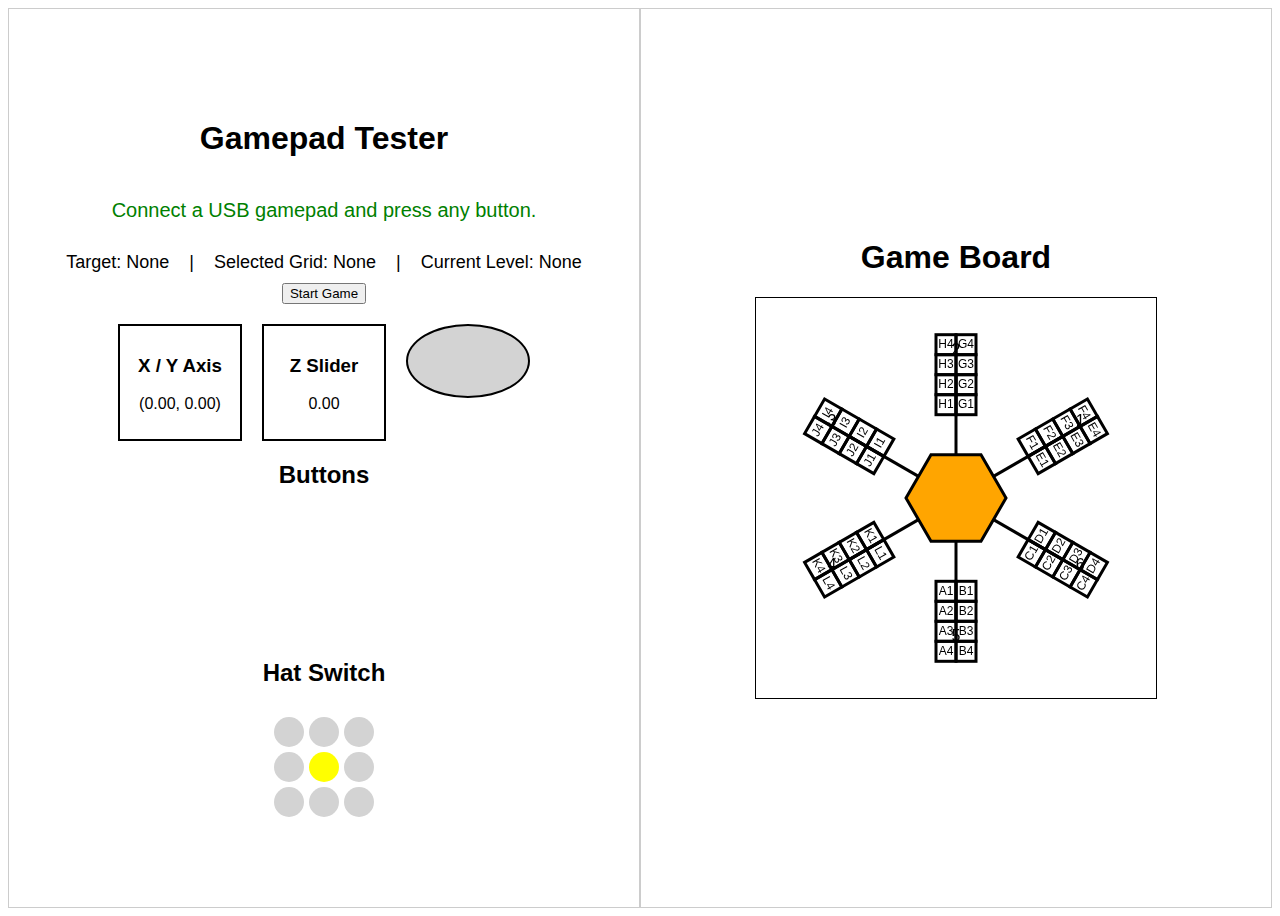
<file: gamepad.html>
<!DOCTYPE html>
<html lang="en">
<head>
    <meta charset="UTF-8">
    <meta name="viewport" content="width=device-width, initial-scale=1.0">
    <title>Gamepad Tester & Game Board</title>
    <style>
        body { font-family: Arial, sans-serif; text-align: center; }
        #status { margin: 20px; font-size: 20px; color: green; }
        .gamepad-info { margin-top: 20px; display: flex; justify-content: center; gap: 20px; }
        .game-info {
          display: flex;
          justify-content: center;
          gap: 20px;
          font-size: 18px;
          margin: 10px 0;
        }

        .axis-box, .slider-box, .yaw-indicator, .buttons-box, .hat-switch {
            border: 2px solid black;
            padding: 10px;
            min-width: 100px;
            text-align: center;
            display: inline-block;
        }
        #status { margin: 20px; font-size: 20px; color: green; }
        .container { display: flex; height: 100vh; }
        .panel { flex: 1; border: 1px solid #ccc; padding: 20px; overflow: auto; display: flex; flex-direction: column; align-items: center; justify-content: center; }
        canvas { border: 1px solid black; }
        .yaw-indicator {
            width: 50px;
            height: 50px;
            border-radius: 50%;
            background-color: lightgray;
            transform: rotate(0deg);
        }
        .button-box { display: flex; justify-content: center; gap: 20px; }
        .button-grid {
            display: grid;
            grid-template-columns: repeat(3, 40px);
            grid-template-rows: repeat(3, 40px);
            gap: 5px;
            justify-content: center;
        }
        .side-grid {
            display: grid;
            grid-template-columns: repeat(3, 40px);
            grid-template-rows: repeat(2, 40px);
            gap: 5px;
        }
        .button { width: 40px; height: 40px; border-radius: 5px; background-color: lightgray; display: flex; align-items: center; justify-content: center; }
        .button.active { background-color: red; }
        .hat-display {
            display: grid;
            grid-template-columns: repeat(3, 30px);
            grid-template-rows: repeat(3, 30px);
            grid-gap: 5px;
            justify-content: center;
            margin-top: 10px;
        }
        .hat-dot {
            width: 30px;
            height: 30px;
            border-radius: 50%;
            background-color: lightgray;
        }
        .hat-dot.active { background-color: yellow; }
    </style>
</head>
<body>
    <div class="container">
        <!-- Left Panel: Gamepad Tester -->
        <div id="leftPanel" class="panel">
       
       

          <h1>Gamepad Tester</h1>
          <p id="status">Connect a USB gamepad and press any button.</p>
          <div class="game-info">
            <span>Target: <span id="target-location">None</span></span> |
            <span>Selected Grid: <span id="selected-grid">None</span></span> |
            <span>Current Level: <span id="selected-level">None</span></span>
          </div>

          <button id="startGameButton">Start Game</button>
          <button id="resetGameButton" style="display: none;">Reset Game</button>
          
          <div class="gamepad-info">
              <div class="axis-box">
                  <h3>X / Y Axis</h3>
                  <p id="axis-xy">(0.00, 0.00)</p>
              </div>
              <div class="slider-box">
                  <h3>Z Slider</h3>
                  <p id="slider">0.00</p>
              </div>
              <div class="yaw-indicator" id="yaw-indicator"></div>
          </div>
          
          <h2>Buttons</h2>
          <div class="button-box">
              <div class="side-grid" id="left-buttons"></div>
              <div class="button-grid" id="center-buttons"></div>
              <div class="side-grid" id="right-buttons"></div>
          </div>
          
          <h2>Hat Switch</h2>
          <div class="hat-display" id="hat-switch">
              <div class="hat-dot" id="hat-9"></div>
              <div class="hat-dot" id="hat-1"></div>
              <div class="hat-dot" id="hat-2"></div>
              <div class="hat-dot" id="hat-8"></div>
              <div class="hat-dot active" id="hat-5"></div>
              <div class="hat-dot" id="hat-3"></div>
              <div class="hat-dot" id="hat-7"></div>
              <div class="hat-dot" id="hat-6"></div>
              <div class="hat-dot" id="hat-4"></div>
          </div>
          
          <script>
              
          
              function renderButtons() {
                  document.getElementById("left-buttons").innerHTML = buttonMapping.left.map(num => `<div class='button' id='btn-${num}'>${num}</div>`).join('');
                  document.getElementById("right-buttons").innerHTML = buttonMapping.right.map(num => `<div class='button' id='btn-${num}'>${num}</div>`).join('');
                  document.getElementById("center-buttons").innerHTML = `
                      <div></div><div class='button' id='btn-1'>1</div><div></div>
                      <div class='button' id='btn-3'>3</div><div></div><div class='button' id='btn-4'>4</div>
                      <div></div><div class='button' id='btn-2'>2</div><div></div>
                  `;
              }
          
              window.addEventListener("gamepadconnected", (event) => {
                  document.getElementById("status").innerText = "Gamepad Connected: " + event.gamepad.id;
                  renderButtons();
                  updateGamepadState();
              });
          
              function updateGamepadState() {
                  let gamepads = navigator.getGamepads();
                  if (gamepads[0]) {
                      let gp = gamepads[0];
          
                      // Update axes and slider
                      document.getElementById("axis-xy").innerText = `(${gp.axes[0].toFixed(2)}, ${(-gp.axes[1]).toFixed(2)})`;
                      document.getElementById("slider").innerText = gp.axes[6] ? (-gp.axes[6]).toFixed(2) : "N/A";
          
                      // Update yaw indicator
                      let wAxis = gp.axes[5] ? gp.axes[5].toFixed(2) : "0.00";
                      document.getElementById("yaw-indicator").style.transform = `rotate(${(-wAxis) * 45}deg)`;
          
                      // Update buttons
                      gp.buttons.forEach((btn, index) => {
                          let btnElement = document.getElementById(`btn-${index + 1}`);
                          if (btnElement) {
                              btnElement.classList.toggle("active", btn.pressed);
                          }
                      });
          
                      // Update hat switch
                      document.querySelectorAll(".hat-dot").forEach(dot => dot.classList.remove("active"));
                      let pov = gp.axes[9] ? gp.axes[9].toFixed(2) : "3.92";
                      if (hatPositions[pov]) {
                          document.getElementById(hatPositions[pov]).classList.add("active");
                      } else {
                          document.getElementById("hat-5").classList.add("active");
                      }
                  }
                  requestAnimationFrame(updateGamepadState);
              }
          </script>
        </div>
        
        <!-- Right Panel: Game Board -->
        <div id="rightPanel" class="panel">
            <h1>Game Board</h1>
            <canvas id="gameCanvas" width="400" height="400"></canvas>
        </div>
    </div>

    <script>
        const canvas = document.getElementById('gameCanvas');
        const ctx = canvas.getContext('2d');

    function drawHexagonWithExtensions() {
    const canvasWidth = canvas.width;
    const canvasHeight = canvas.height;
    const centerX = canvasWidth / 2;
    const centerY = canvasHeight / 2;
    const hexSize = 50;
    const extensionLength = 80;
    const angleStep = -Math.PI / 3;
    let points = [];

    ctx.clearRect(0, 0, canvas.width, canvas.height);

    // Compute hexagon vertices
    for (let i = 0; i < 6; i++) {
        let angle = angleStep * i;
        let x = centerX + hexSize * Math.cos(angle);
        let y = centerY + hexSize * Math.sin(angle);
        points.push({ x, y });
    }

    // Draw hexagon
    ctx.beginPath();
    ctx.moveTo(points[0].x, points[0].y);
    for (let i = 1; i < points.length; i++) {
        ctx.lineTo(points[i].x, points[i].y);
    }
    ctx.closePath();
    ctx.fillStyle = 'orange';
    ctx.fill();
    ctx.strokeStyle = 'black';
    ctx.lineWidth = 3;
    ctx.stroke();

    // Step 1: Apply the custom remapping first
    const originalLabels = ['A', 'B', 'C', 'D', 'E', 'F', 'G', 'H', 'I', 'J', 'K', 'L'];
    const labelMap = {
        'A': 'J', 'B': 'I', 'C': 'K', 'D': 'L', 
        'E': 'A', 'F': 'B', 'G': 'C', 'H': 'D', 
        'I': 'F', 'J': 'E', 'K': 'H', 'L': 'G'
    };

    // Apply remapping
    let remappedLabels = originalLabels.map(label => labelMap[label]);

    // Step 2: Shift each pair 2 grids to the RIGHT
    let shiftedLabels = [
        remappedLabels[8], remappedLabels[9],  // I -> moves to first grid
        remappedLabels[10], remappedLabels[11], // K -> moves to second grid
        remappedLabels[0], remappedLabels[1],  // A -> moves to third grid
        remappedLabels[2], remappedLabels[3],  // C -> moves to fourth grid
        remappedLabels[4], remappedLabels[5],  // E -> moves to fifth grid
        remappedLabels[6], remappedLabels[7]   // G -> moves to sixth grid
    ];

    // Grid numbering (AB=1, CD=2, ..., KL=6)
    const gridNumbers = [1, 2, 3, 4, 5, 6];

    for (let i = 0; i < 6; i++) {
        let midX = (points[i].x + points[(i + 1) % 6].x) / 2;
        let midY = (points[i].y + points[(i + 1) % 6].y) / 2;
        let angle = Math.atan2(midY - centerY, midX - centerX);

        let endX = midX + extensionLength * Math.cos(angle);
        let endY = midY + extensionLength * Math.sin(angle);

        // Draw extension line
        ctx.beginPath();
        ctx.moveTo(midX, midY);
        ctx.lineTo(endX, endY);
        ctx.stroke();

        // Assign labels based on REMAPPED and SHIFTED order
        drawGrid(endX, endY, angle, shiftedLabels[i * 2], shiftedLabels[i * 2 + 1]);

        // Draw grid number next to each grid
        let numberX = endX + 20 * Math.cos(angle);
        let numberY = endY + 20 * Math.sin(angle);

        ctx.fillStyle = "black";
        ctx.font = "16px Arial";
        ctx.textAlign = "center";
        ctx.fillText(gridNumbers[i], numberX, numberY);
    }
}
    
function drawGrid(x, y, angle, label1, label2) {
    const gridWidth = 20;
    const gridHeight = 20;
    const cols = 2;  // Two columns per grid
    const rows = 4;  // Four rows per grid

    // List of labels that should be flipped
    const labelsToFlip = ['A', 'B', 'C', 'D', 'K', 'L']; // Specify grids that should be flipped

    // Check if either column label is in the flip list
    const shouldFlip = labelsToFlip.includes(label1) || labelsToFlip.includes(label2);

    ctx.save();
    ctx.translate(x, y);
    ctx.rotate(angle + Math.PI / 2); // Rotate normally

    if (shouldFlip) {
        ctx.rotate(Math.PI); // Flip the text orientation
    }

    for (let i = 0; i < cols; i++) {
        for (let j = 0; j < rows; j++) {
            let cellX = i * gridWidth - (cols / 2) * gridWidth;
            let cellY = j * gridHeight - (rows / 2) * gridHeight;

            // Draw grid cell
            ctx.strokeRect(cellX, cellY, gridWidth, gridHeight);

            // Assign labels (Ensure numbers always have 1 near the hex and 4 far)
            let colLabel = i === 0 ? label1 : label2; // Left column = label1, Right column = label2
            let rowLabel = shouldFlip ? (j + 1) : (rows - j); // **Fix: Keep numbering correct**

            // Draw label
            ctx.fillStyle = "black";
            ctx.font = "12px Arial";
            ctx.textAlign = "center";
            ctx.textBaseline = "middle";
            ctx.fillText(colLabel + rowLabel, cellX + gridWidth / 2, cellY + gridHeight / 2);
        }
    }

    ctx.restore();
}

    // Draw everything
    drawHexagonWithExtensions();


    </script>
    <script>
    let hatSwitchMap = "left"; // Default to left mapping
    const hatGrids = {
        left: { "-1.00": "A", "-0.71": "C", "-0.43": "E", "-0.14": "G", "3.92": "I", "0.14": "K" },
        right: { "-1.00": "B", "-0.71": "D", "-0.43": "F", "-0.14": "H", "3.92": "J", "0.14": "L" }
    };
    
    function updateHatGridSelection(pov) {
        if (hatGrids[hatSwitchMap][pov]) {
            gameState.selectedGrid = hatGrids[hatSwitchMap][pov];
            safeUpdateText("selected-grid", gameState.selectedGrid);
        }
    }
    
    window.addEventListener("gamepadconnected", (event) => {
        document.getElementById("status").innerText = "Gamepad Connected: " + event.gamepad.id;
        updateGamepadState();
    });
    function getGridNumber(gridLetter) {
      const gridMapping = {
          'A': 1, 'B': 1, 
          'C': 2, 'D': 2, 
          'E': 3, 'F': 3, 
          'G': 4, 'H': 4, 
          'I': 5, 'J': 5, 
          'K': 6, 'L': 6
      };
      return gridMapping[gridLetter] || null;
  }

    function checkGameState() {
      if (!gameState.loaded) {
          document.getElementById("status").innerText = "You must load first!";
          resetGame();
          return;
      }
      
      if (!gameState.selectedLevel) {
          document.getElementById("status").innerText = "You must select a level before scoring!";
          resetGame();
          return;
      }
  
      // Extract target number (1-6) from the grid
      const targetGridNumber = getGridNumber(gameState.targetGrid);
      const selectedGridNumber = getGridNumber(gameState.selectedGrid);
  
      // Check only level and grid number (ignoring letter)
      if (gameState.selectedLevel !== gameState.targetLevel || selectedGridNumber !== targetGridNumber) {
          document.getElementById("status").innerText = `Incorrect! Target was ${gameState.targetGrid}${gameState.targetLevel}, but selected ${gameState.selectedGrid}${gameState.selectedLevel}`;
          resetGame();
          return;
      }
  
      // Success! Score and generate new target.
      document.getElementById("status").innerText = `Success! Next target: ${gameState.targetGrid}${gameState.targetLevel}`;
      generateNewTarget();
  }



    let gameRunning = false;
    function safeUpdateText(id, text) {
      let element = document.getElementById(id);
      if (element) {
          element.innerText = text;
      }
    }


    function startGame() {
        if (!gameRunning) {
            gameRunning = true;
            resetGame();
            generateNewTarget();
            document.getElementById("status").innerText = "Game Started! Follow the target instructions.";
            document.getElementById("startGameButton").innerText = "Stop Game";
            document.getElementById("resetGameButton").style.display = "none"; // Hide Reset button
    
            updateGamepadState(); // Start listening to gamepad input
        } else {
            stopGame();
        }
    }


    function stopGame() {
        gameRunning = false;
      
        let statusElement = document.getElementById("status");
        if (statusElement) statusElement.innerText = "Game Stopped. Normal gamepad input displayed.";
      
        let startButton = document.getElementById("startGameButton");
        if (startButton) startButton.innerText = "Start Game";
      
        let resetButton = document.getElementById("resetGameButton");
        if (resetButton) resetButton.style.display = "block"; // Show Reset button
      
        gameState.selectedGrid = null;
        gameState.selectedLevel = null;
        gameState.loaded = false;
        gameState.targetGrid = null;
        gameState.targetLevel = null;
      
        let gridElement = document.getElementById("selected-grid");
        if (gridElement) gridElement.innerText = "None";
      
        let levelElement = document.getElementById("selected-level");
        if (levelElement) levelElement.innerText = "None";
      
        let targetElement = document.getElementById("target-location");
        if (targetElement) targetElement.innerText = "None";
      
        document.querySelectorAll(".button.active").forEach(button => button.classList.remove("active"));
        document.querySelectorAll(".hat-dot.active").forEach(dot => dot.classList.remove("active"));
    
        // Restart polling when game stops
        updateGamepadStateWhenStopped();
    }


    let gameState = {
        selectedGrid: null,
        selectedLevel: null,
        loaded: false,
        targetGrid: null,
        targetLevel: null,
        gridState: {}, // Tracks which grid cells have been scored
    };

    function generateNewTarget() {
        // Pick a random grid and level as the next target
        const grids = ['A', 'B', 'C', 'D', 'E', 'F', 'G', 'H', 'I', 'J', 'K', 'L'];
        const levels = [1, 2, 3, 4];
        gameState.targetGrid = grids[Math.floor(Math.random() * grids.length)];
        gameState.targetLevel = levels[Math.floor(Math.random() * levels.length)];
    
        // Update UI
        safeUpdateText("target-location", `${gameState.targetGrid}${gameState.targetLevel}`);
        document.getElementById("status").innerText = `Next Target: ${gameState.targetGrid}${gameState.targetLevel}`;
    }


    function checkGameState() {
        if (!gameState.loaded) {
            document.getElementById("status").innerText = "You must load first!";
            resetGame();
            return;
        }
        if (!gameState.selectedGrid || !gameState.selectedLevel) {
            document.getElementById("status").innerText = "You must select a grid and level before scoring!";
            resetGame();
            return;
        }
        if (gameState.selectedGrid !== gameState.targetGrid || gameState.selectedLevel !== gameState.targetLevel) {
            document.getElementById("status").innerText = `Incorrect! Target was ${gameState.targetGrid}${gameState.targetLevel}, but selected ${gameState.selectedGrid}${gameState.selectedLevel}`;
            resetGame();
            return;
        }
    
        // Score the grid cell
        let cellId = `${gameState.selectedGrid}${gameState.selectedLevel}`;
        if (!gameState.gridState[cellId]) {
            gameState.gridState[cellId] = true;
            colorGridCell(gameState.selectedGrid, gameState.selectedLevel);
        } else {
            document.getElementById("status").innerText = "Grid is full! Game Over.";
            resetGame();
            return;
        }
    
        // Success! Generate new target.
        document.getElementById("status").innerText = `Success! Next target: ${gameState.targetGrid}${gameState.targetLevel}`;
        generateNewTarget();
    }



    function resetGame() {
        gameState = {
            selectedGrid: null,
            selectedLevel: null,
            loaded: false,
            targetGrid: null,
            targetLevel: null,
            gridState: {}
        };
        document.getElementById("status").innerText = "Game Over! Press Start to play again.";
        document.getElementById("resetGameButton").style.display = "block"; // Show Reset button
    }


    function colorGridCell(grid, level) {
        let cells = document.querySelectorAll(`.grid-cell[data-grid="${grid}"][data-level="${level}"]`);
        if (cells.length === 0) return; // Prevent errors
        cells.forEach(cell => cell.style.backgroundColor = "green");

    }

    window.addEventListener("gamepadconnected", (event) => {
        document.getElementById("status").innerText = "Gamepad Connected: " + event.gamepad.id;
        generateNewTarget(); // Start with the first target
        updateGamepadState();
        });
    function updateGamepadState() {
        let gamepads = navigator.getGamepads();
        if (!gamepads || !gamepads[0]) return;
      
        let gp = gamepads[0];
    
        // Always update gamepad UI, even if the game is stopped
        document.getElementById("axis-xy").innerText = `(${gp.axes[0].toFixed(2)}, ${(-gp.axes[1]).toFixed(2)})`;
        document.getElementById("slider").innerText = gp.axes[6] ? (-gp.axes[6]).toFixed(2) : "N/A";
        let wAxis = gp.axes[5] ? gp.axes[5].toFixed(2) : "0.00";
        document.getElementById("yaw-indicator").style.transform = `rotate(${(-wAxis) * 45}deg)`;
    
        gp.buttons.forEach((btn, index) => {
            let btnElement = document.getElementById(`btn-${index + 1}`);
            if (btnElement) {
                btnElement.classList.toggle("active", btn.pressed);
            }
        });
    
        document.querySelectorAll(".hat-dot").forEach(dot => dot.classList.remove("active"));
        let pov = gp.axes[9] ? gp.axes[9].toFixed(2) : "3.92";
        if (hatPositions[pov]) {
            document.getElementById(hatPositions[pov]).classList.add("active");
        } else {
            document.getElementById("hat-5").classList.add("active");
        }
    
        // If game is running, check game logic
        if (gameRunning) {
            if (gp.buttons[4].pressed) gameState.selectedLevel = 1;
            if (gp.buttons[5].pressed) gameState.selectedLevel = 2;
            if (gp.buttons[6].pressed) gameState.selectedLevel = 3;
            if (gp.buttons[10].pressed) gameState.selectedLevel = 4;
    
            safeUpdateText("selected-level", gameState.selectedLevel || "None");
    
            if (gp.buttons[1].pressed) {
                gameState.loaded = true;
                safeUpdateText("status", "Loaded!");
            }
    
            if (gp.buttons[0].pressed) {
                checkGameState();
            }
    
            if (hatGrids[pov]) {
                gameState.selectedGrid = hatGrids[pov];
                safeUpdateText("selected-grid", gameState.selectedGrid);
            }
        }

    requestAnimationFrame(updateGamepadState);
}

    const buttonMapping = {
    left: [5, 6, 7, 10, 9, 8],
    center: [1, 3, 4, 2],
    right: [13, 12, 11, 14, 15, 16]
};

    const hatPositions = {
        "-1.00": "hat-1",
        "-0.71": "hat-2",
        "-0.43": "hat-3",
        "-0.14": "hat-4",
        "3.92": "hat-5",
        "0.14": "hat-6",
        "0.43": "hat-7",
        "0.71": "hat-8",
        "1.00": "hat-9"
    };
    
    function renderButtons() {
        document.getElementById("left-buttons").innerHTML = buttonMapping.left.map(num => `<div class='button' id='btn-${num}'>${num}</div>`).join('');
        document.getElementById("right-buttons").innerHTML = buttonMapping.right.map(num => `<div class='button' id='btn-${num}'>${num}</div>`).join('');
        document.getElementById("center-buttons").innerHTML = `
            <div></div><div class='button' id='btn-1'>1</div><div></div>
            <div class='button' id='btn-3'>3</div><div></div><div class='button' id='btn-4'>4</div>
            <div></div><div class='button' id='btn-2'>2</div><div></div>
        `;
    }
    
    // Start the button rendering when the gamepad connects
    window.addEventListener("gamepadconnected", (event) => {
        document.getElementById("status").innerText = "Gamepad Connected: " + event.gamepad.id;
        renderButtons();
        updateGamepadStateWhenStopped();
    });
    
    function updateGamepadStateWhenStopped() {
        if (gameRunning) return; // Only run when game is NOT active
    
        let gamepads = navigator.getGamepads();
        if (gamepads[0]) {
            let gp = gamepads[0];
    
            // Update axes and slider
            document.getElementById("axis-xy").innerText = `(${gp.axes[0].toFixed(2)}, ${(-gp.axes[1]).toFixed(2)})`;
            document.getElementById("slider").innerText = gp.axes[6] ? (-gp.axes[6]).toFixed(2) : "N/A";
    
            // Update yaw indicator
            let wAxis = gp.axes[5] ? gp.axes[5].toFixed(2) : "0.00";
            document.getElementById("yaw-indicator").style.transform = `rotate(${(-wAxis) * 45}deg)`;
    
            // Update buttons
            gp.buttons.forEach((btn, index) => {
                let btnElement = document.getElementById(`btn-${index + 1}`);
                if (btnElement) {
                    btnElement.classList.toggle("active", btn.pressed);
                }
            });
    
            // Update hat switch
            document.querySelectorAll(".hat-dot").forEach(dot => dot.classList.remove("active"));
            let pov = gp.axes[9] ? gp.axes[9].toFixed(2) : "3.92";
            if (hatPositions[pov]) {
                document.getElementById(hatPositions[pov]).classList.add("active");
            } else {
                document.getElementById("hat-5").classList.add("active");
            }
        }
    
        // Keep updating **only if the game is NOT running**
        if (!gameRunning) {
            requestAnimationFrame(updateGamepadStateWhenStopped);
        }
    }



  document.addEventListener("DOMContentLoaded", () => {
      document.getElementById("startGameButton").addEventListener("click", startGame);
      document.getElementById("resetGameButton").addEventListener("click", resetGame);
  });

</script>

</body>
</html>
</file>
<file: assets/css/noscript.css>
/*
	Dimension by HTML5 UP
	html5up.net | @ajlkn
	Free for personal and commercial use under the CCA 3.0 license (html5up.net/license)
*/

/* BG */

	body.is-preload #bg:before {
		background-color: transparent;
	}

/* Header */

	body.is-preload #header {
		-moz-filter: none;
		-webkit-filter: none;
		-ms-filter: none;
		filter: none;
	}

		body.is-preload #header > * {
			opacity: 1;
		}

		body.is-preload #header .content .inner {
			max-height: none;
			padding: 3rem 2rem;
			opacity: 1;
		}

/* Main */

	#main article {
		opacity: 1;
		margin: 4rem 0 0 0;
	}
</file>
<file: assets/css/main.css>
@import url(font-awesome.min.css);
@import url("https://fonts.googleapis.com/css?family=Source+Sans+Pro:300italic,600italic,300,600");

/*
	Dimension by HTML5 UP
	html5up.net | @ajlkn
	Free for personal and commercial use under the CCA 3.0 license (html5up.net/license)
*/

html, body, div, span, applet, object,
iframe, h1, h2, h3, h4, h5, h6, p, blockquote,
pre, a, abbr, acronym, address, big, cite,
code, del, dfn, em, img, ins, kbd, q, s, samp,
small, strike, strong, sub, sup, tt, var, b,
u, i, center, dl, dt, dd, ol, ul, li, fieldset,
form, label, legend, table, caption, tbody,
tfoot, thead, tr, th, td, article, aside,
canvas, details, embed, figure, figcaption,
footer, header, hgroup, menu, nav, output, ruby,
section, summary, time, mark, audio, video {
	margin: 0;
	padding: 0;
	border: 0;
	font-size: 100%;
	font: inherit;
	vertical-align: baseline;}

article, aside, details, figcaption, figure,
footer, header, hgroup, menu, nav, section {
	display: block;}

body {
	line-height: 1;
}

ol, ul {
	list-style: none;
}

blockquote, q {
	quotes: none;
}

	blockquote:before, blockquote:after, q:before, q:after {
		content: '';
		content: none;
	}

table {
	border-collapse: collapse;
	border-spacing: 0;
}

body {
	-webkit-text-size-adjust: none;
}

mark {
	background-color: transparent;
	color: inherit;
}

input::-moz-focus-inner {
	border: 0;
	padding: 0;
}

input, select, textarea {
	-moz-appearance: none;
	-webkit-appearance: none;
	-ms-appearance: none;
	appearance: none;
}

/* Basic */

	@-ms-viewport {
		width: device-width;
	}

	@media screen and (max-width: 480px) {

		html, body {
			min-width: 320px;
		}

	}

	html {
		box-sizing: border-box;
	}

	*, *:before, *:after {
		box-sizing: inherit;
	}

	body {
		background: #1b1f22;
	}

		body.is-preload *, body.is-preload *:before, body.is-preload *:after {
			-moz-animation: none !important;
			-webkit-animation: none !important;
			-ms-animation: none !important;
			animation: none !important;
			-moz-transition: none !important;
			-webkit-transition: none !important;
			-ms-transition: none !important;
			transition: none !important;
		}

/* Type */

	html {
		font-size: 16pt;
	}

		@media screen and (max-width: 1680px) {

			html {
				font-size: 12pt;
			}

		}

		@media screen and (max-width: 736px) {

			html {
				font-size: 11pt;
			}

		}

		@media screen and (max-width: 360px) {

			html {
				font-size: 10pt;
			}

		}

	body, input, select, textarea {
		color: #ffffff;
		font-family: "Source Sans Pro", sans-serif;
		font-weight: 300;
		font-size: 1rem;
		line-height: 1.65;
	}

	a {
		-moz-transition: color 0.2s ease-in-out, background-color 0.2s ease-in-out, border-bottom-color 0.2s ease-in-out;
		-webkit-transition: color 0.2s ease-in-out, background-color 0.2s ease-in-out, border-bottom-color 0.2s ease-in-out;
		-ms-transition: color 0.2s ease-in-out, background-color 0.2s ease-in-out, border-bottom-color 0.2s ease-in-out;
		transition: color 0.2s ease-in-out, background-color 0.2s ease-in-out, border-bottom-color 0.2s ease-in-out;
		border-bottom: dotted 1px rgba(255, 255, 255, 0.5);
		text-decoration: none;
		color: inherit;
	}

		a:hover {
			border-bottom-color: transparent;
		}

	strong, b {
		color: #ffffff;
		font-weight: 600;
	}

	em, i {
		font-style: italic;
	}

	p {
		margin: 0 0 2rem 0;
	}

	h1, h2, h3, h4, h5, h6 {
		color: #ffffff;
		font-weight: 600;
		line-height: 1.5;
		margin: 0 0 1rem 0;
		text-transform: uppercase;
		letter-spacing: 0.2rem;
	}

		h1 a, h2 a, h3 a, h4 a, h5 a, h6 a {
			color: inherit;
			text-decoration: none;
		}

		h1.major, h2.major, h3.major, h4.major, h5.major, h6.major {
			border-bottom: solid 1px #ffffff;
			width: -moz-max-content;
			width: -webkit-max-content;
			width: -ms-max-content;
			width: max-content;
			padding-bottom: 0.5rem;
			margin: 0 0 2rem 0;
		}

	h1 {
		font-size: 2.25rem;
		line-height: 1.3;
		letter-spacing: 0.5rem;
	}

	h2 {
		font-size: 1.5rem;
		line-height: 1.4;
		letter-spacing: 0.5rem;
	}

	h3 {
		font-size: 1rem;
	}

	h4 {
		font-size: 0.8rem;
	}

	h5 {
		font-size: 0.7rem;
	}

	h6 {
		font-size: 0.6rem;
	}

	@media screen and (max-width: 736px) {

		h1 {
			font-size: 1.75rem;
			line-height: 1.4;
		}

		h2 {
			font-size: 1.25em;
			line-height: 1.5;
		}

	}

	sub {
		font-size: 0.8rem;
		position: relative;
		top: 0.5rem;
	}

	sup {
		font-size: 0.8rem;
		position: relative;
		top: -0.5rem;
	}

	blockquote {
		border-left: solid 4px #ffffff;
		font-style: italic;
		margin: 0 0 2rem 0;
		padding: 0.5rem 0 0.5rem 2rem;
	}

	code {
		background: rgba(255, 255, 255, 0.075);
		border-radius: 4px;
		font-family: "Courier New", monospace;
		font-size: 0.9rem;
		margin: 0 0.25rem;
		padding: 0.25rem 0.65rem;
	}

	pre {
		-webkit-overflow-scrolling: touch;
		font-family: "Courier New", monospace;
		font-size: 0.9rem;
		margin: 0 0 2rem 0;
	}

		pre code {
			display: block;
			line-height: 1.75;
			padding: 1rem 1.5rem;
			overflow-x: auto;
		}

	hr {
		border: 0;
		border-bottom: solid 1px #ffffff;
		margin: 2.75rem 0;
	}

	.align-left {
		text-align: left;
	}

	.align-center {
		text-align: center;
	}

	.align-right {
		text-align: right;
	}

/* Form */

	form {
		margin: 0 0 2rem 0;
	}

		form > :last-child {
			margin-bottom: 0;
		}

		form > .fields {
			display: -moz-flex;
			display: -webkit-flex;
			display: -ms-flex;
			display: flex;
			-moz-flex-wrap: wrap;
			-webkit-flex-wrap: wrap;
			-ms-flex-wrap: wrap;
			flex-wrap: wrap;
			width: calc(100% + 3rem);
			margin: -1.5rem 0 2rem -1.5rem;
		}

			form > .fields > .field {
				-moz-flex-grow: 0;
				-webkit-flex-grow: 0;
				-ms-flex-grow: 0;
				flex-grow: 0;
				-moz-flex-shrink: 0;
				-webkit-flex-shrink: 0;
				-ms-flex-shrink: 0;
				flex-shrink: 0;
				padding: 1.5rem 0 0 1.5rem;
				width: calc(100% - 1.5rem);
			}

				form > .fields > .field.half {
					width: calc(50% - 0.75rem);
				}

				form > .fields > .field.third {
					width: calc(100%/3 - 0.5rem);
				}

				form > .fields > .field.quarter {
					width: calc(25% - 0.375rem);
				}

		@media screen and (max-width: 480px) {

			form > .fields {
				width: calc(100% + 3rem);
				margin: -1.5rem 0 2rem -1.5rem;
			}

				form > .fields > .field {
					padding: 1.5rem 0 0 1.5rem;
					width: calc(100% - 1.5rem);
				}

					form > .fields > .field.half {
						width: calc(100% - 1.5rem);
					}

					form > .fields > .field.third {
						width: calc(100% - 1.5rem);
					}

					form > .fields > .field.quarter {
						width: calc(100% - 1.5rem);
					}

		}

	label {
		color: #ffffff;
		display: block;
		font-size: 0.8rem;
		font-weight: 300;
		letter-spacing: 0.2rem;
		line-height: 1.5;
		margin: 0 0 1rem 0;
		text-transform: uppercase;
	}

	input[type="text"],
	input[type="password"],
	input[type="email"],
	input[type="tel"],
	select,
	textarea {
		-moz-appearance: none;
		-webkit-appearance: none;
		-ms-appearance: none;
		appearance: none;
		-moz-transition: border-color 0.2s ease-in-out, box-shadow 0.2s ease-in-out, background-color 0.2s ease-in-out;
		-webkit-transition: border-color 0.2s ease-in-out, box-shadow 0.2s ease-in-out, background-color 0.2s ease-in-out;
		-ms-transition: border-color 0.2s ease-in-out, box-shadow 0.2s ease-in-out, background-color 0.2s ease-in-out;
		transition: border-color 0.2s ease-in-out, box-shadow 0.2s ease-in-out, background-color 0.2s ease-in-out;
		background-color: transparent;
		border-radius: 4px;
		border: solid 1px #ffffff;
		color: inherit;
		display: block;
		outline: 0;
		padding: 0 1rem;
		text-decoration: none;
		width: 100%;
	}

		input[type="text"]:invalid,
		input[type="password"]:invalid,
		input[type="email"]:invalid,
		input[type="tel"]:invalid,
		select:invalid,
		textarea:invalid {
			box-shadow: none;
		}

		input[type="text"]:focus,
		input[type="password"]:focus,
		input[type="email"]:focus,
		input[type="tel"]:focus,
		select:focus,
		textarea:focus {
			background: rgba(255, 255, 255, 0.075);
			border-color: #ffffff;
			box-shadow: 0 0 0 1px #ffffff;
		}

	select {
		background-image: url("data:image/svg+xml;charset=utf8,%3Csvg xmlns='https://www.google.com/url?sa=i&url=https%3A%2F%2Fwww.flickr.com%2Fphotos%2Fgeckzilla%2F32019832757&psig=AOvVaw0NNMHtVi5-FTG8IBNzAo0u&ust=1701704695394000&source=images&cd=vfe&opi=89978449&ved=0CBIQjRxqFwoTCKCEh5LO84IDFQAAAAAdAAAAABAD' width='40' height='40' preserveAspectRatio='none' viewBox='0 0 40 40'%3E%3Cpath d='M9.4,12.3l10.4,10.4l10.4-10.4c0.2-0.2,0.5-0.4,0.9-0.4c0.3,0,0.6,0.1,0.9,0.4l3.3,3.3c0.2,0.2,0.4,0.5,0.4,0.9 c0,0.4-0.1,0.6-0.4,0.9L20.7,31.9c-0.2,0.2-0.5,0.4-0.9,0.4c-0.3,0-0.6-0.1-0.9-0.4L4.3,17.3c-0.2-0.2-0.4-0.5-0.4-0.9 c0-0.4,0.1-0.6,0.4-0.9l3.3-3.3c0.2-0.2,0.5-0.4,0.9-0.4S9.1,12.1,9.4,12.3z' fill='%23ffffff' /%3E%3C/svg%3E");
		background-size: 1.25rem;
		background-repeat: no-repeat;
		background-position: calc(100% - 1rem) center;
		height: 2.75rem;
		padding-right: 2.75rem;
		text-overflow: ellipsis;
	}

		select option {
			color: #ffffff;
			background: #1b1f22;
		}

		select:focus::-ms-value {
			background-color: transparent;
		}

		select::-ms-expand {
			display: none;
		}

	input[type="text"],
	input[type="password"],
	input[type="email"],
	select {
		height: 2.75rem;
	}

	textarea {
		padding: 0.75rem 1rem;
	}

	input[type="checkbox"],
	input[type="radio"] {
		-moz-appearance: none;
		-webkit-appearance: none;
		-ms-appearance: none;
		appearance: none;
		display: block;
		float: left;
		margin-right: -2rem;
		opacity: 0;
		width: 1rem;
		z-index: -1;
	}

		input[type="checkbox"] + label,
		input[type="radio"] + label {
			text-decoration: none;
			-moz-user-select: none;
			-webkit-user-select: none;
			-ms-user-select: none;
			user-select: none;
			color: #ffffff;
			cursor: pointer;
			display: inline-block;
			font-size: 0.8rem;
			font-weight: 300;
			margin: 0 0 0.5rem 0;
			padding-left: 2.65rem;
			padding-right: 0.75rem;
			position: relative;
		}

			input[type="checkbox"] + label:before,
			input[type="radio"] + label:before {
				-moz-osx-font-smoothing: grayscale;
				-webkit-font-smoothing: antialiased;
				font-family: FontAwesome;
				font-style: normal;
				font-weight: normal;
				text-transform: none !important;
			}

			input[type="checkbox"] + label:before,
			input[type="radio"] + label:before {
				-moz-transition: border-color 0.2s ease-in-out, box-shadow 0.2s ease-in-out, background-color 0.2s ease-in-out;
				-webkit-transition: border-color 0.2s ease-in-out, box-shadow 0.2s ease-in-out, background-color 0.2s ease-in-out;
				-ms-transition: border-color 0.2s ease-in-out, box-shadow 0.2s ease-in-out, background-color 0.2s ease-in-out;
				transition: border-color 0.2s ease-in-out, box-shadow 0.2s ease-in-out, background-color 0.2s ease-in-out;
				border-radius: 4px;
				border: solid 1px #ffffff;
				content: '';
				display: inline-block;
				height: 1.65rem;
				left: 0;
				line-height: calc(1.58125rem + 0em);
				position: absolute;
				text-align: center;
				top: -0.125rem;
				width: 1.65rem;
			}

		input[type="checkbox"]:checked + label:before,
		input[type="radio"]:checked + label:before {
			background: #ffffff !important;
			border-color: #ffffff !important;
			color: #1b1f22;
			content: '\f00c';
		}

		input[type="checkbox"]:focus + label:before,
		input[type="radio"]:focus + label:before {
			background: rgba(255, 255, 255, 0.075);
			border-color: #ffffff;
			box-shadow: 0 0 0 1px #ffffff;
		}

	input[type="checkbox"] + label:before {
		border-radius: 4px;
	}

	input[type="radio"] + label:before {
		border-radius: 100%;
	}

	::-webkit-input-placeholder {
		color: rgba(255, 255, 255, 0.5) !important;
		opacity: 1.0;
	}

	:-moz-placeholder {
		color: rgba(255, 255, 255, 0.5) !important;
		opacity: 1.0;
	}

	::-moz-placeholder {
		color: rgba(255, 255, 255, 0.5) !important;
		opacity: 1.0;
	}

	:-ms-input-placeholder {
		color: rgba(255, 255, 255, 0.5) !important;
		opacity: 1.0;
	}

	.formerize-placeholder {
		color: rgba(255, 255, 255, 0.5) !important;
		opacity: 1.0;
	}

/* Box */

	.box {
		border-radius: 4px;
		border: solid 1px #ffffff;
		margin-bottom: 2rem;
		padding: 1.5em;
	}

		.box > :last-child,
		.box > :last-child > :last-child,
		.box > :last-child > :last-child > :last-child {
			margin-bottom: 0;
		}

		.box.alt {
			border: 0;
			border-radius: 0;
			padding: 0;
		}

/* Icon */

	.icon {
		text-decoration: none;
		border-bottom: none;
		position: relative;
	}

		.icon:before {
			-moz-osx-font-smoothing: grayscale;
			-webkit-font-smoothing: antialiased;
			font-family: FontAwesome;
			font-style: normal;
			font-weight: normal;
			text-transform: none !important;
		}

		.icon > .label {
			display: none;
		}

/* Image */

	.image {
		border-radius: 4px;
		border: 0;
		display: inline-block;
		position: relative;
	}

		.image:before {
			pointer-events: none;
			background-image: url("../../images/overlay.png");
			background-color: rgba(19, 21, 25, 0.5);
			border-radius: 4px;
			content: '';
			display: block;
			height: 100%;
			left: 0;
			opacity: 0.5;
			position: absolute;
			top: 0;
			width: 100%;
		}

		.image img {
			border-radius: 4px;
			display: block;
		}

		.image.left, .image.right {
			max-width: 40%;
		}

			.image.left img, .image.right img {
				width: 100%;
			}

		.image.left {
			float: left;
			padding: 0 1.5em 1em 0;
			top: 0.25em;
		}

		.image.right {
			float: right;
			padding: 0 0 1em 1.5em;
			top: 0.25em;
		}

		.image.fit {
			display: block;
			margin: 0 0 2rem 0;
			width: 100%;
		}

			.image.fit img {
				width: 100%;
			}

		.image.main {
			display: block;
			margin: 2.5rem 0;
			width: 100%;
		}

			.image.main img {
				width: 100%;
			}

		@media screen and (max-width: 736px) {

			.image.main {
				margin: 2rem 0;
			}

		}

		@media screen and (max-width: 480px) {

			.image.main {
				margin: 1.5rem 0;
			}

		}

/* List */

	ol {
		list-style: decimal;
		margin: 0 0 2rem 0;
		padding-left: 1.25em;
	}

		ol li {
			padding-left: 0.25em;
		}

	ul {
		list-style: disc;
		margin: 0 0 2rem 0;
		padding-left: 1em;
	}

		ul li {
			padding-left: 0.5em;
		}

		ul.alt {
			list-style: none;
			padding-left: 0;
		}

			ul.alt li {
				border-top: solid 1px #ffffff;
				padding: 0.5em 0;
			}

				ul.alt li:first-child {
					border-top: 0;
					padding-top: 0;
				}

	dl {
		margin: 0 0 2rem 0;
	}

		dl dt {
			display: block;
			font-weight: 600;
			margin: 0 0 1rem 0;
		}

		dl dd {
			margin-left: 2rem;
		}

/* Actions */

	ul.actions {
		display: -moz-flex;
		display: -webkit-flex;
		display: -ms-flex;
		display: flex;
		cursor: default;
		list-style: none;
		margin-left: -1rem;
		padding-left: 0;
	}

		ul.actions li {
			padding: 0 0 0 1rem;
			vertical-align: middle;
		}

		ul.actions.special {
			-moz-justify-content: center;
			-webkit-justify-content: center;
			-ms-justify-content: center;
			justify-content: center;
			width: 100%;
			margin-left: 0;
		}

			ul.actions.special li:first-child {
				padding-left: 0;
			}

		ul.actions.stacked {
			-moz-flex-direction: column;
			-webkit-flex-direction: column;
			-ms-flex-direction: column;
			flex-direction: column;
			margin-left: 0;
		}

			ul.actions.stacked li {
				padding: 1.3rem 0 0 0;
			}

				ul.actions.stacked li:first-child {
					padding-top: 0;
				}

		ul.actions.fit {
			width: calc(100% + 1rem);
		}

			ul.actions.fit li {
				-moz-flex-grow: 1;
				-webkit-flex-grow: 1;
				-ms-flex-grow: 1;
				flex-grow: 1;
				-moz-flex-shrink: 1;
				-webkit-flex-shrink: 1;
				-ms-flex-shrink: 1;
				flex-shrink: 1;
				width: 100%;
			}

				ul.actions.fit li > * {
					width: 100%;
				}

			ul.actions.fit.stacked {
				width: 100%;
			}

		@media screen and (max-width: 480px) {

			ul.actions:not(.fixed) {
				-moz-flex-direction: column;
				-webkit-flex-direction: column;
				-ms-flex-direction: column;
				flex-direction: column;
				margin-left: 0;
				width: 100% !important;
			}

				ul.actions:not(.fixed) li {
					-moz-flex-grow: 1;
					-webkit-flex-grow: 1;
					-ms-flex-grow: 1;
					flex-grow: 1;
					-moz-flex-shrink: 1;
					-webkit-flex-shrink: 1;
					-ms-flex-shrink: 1;
					flex-shrink: 1;
					padding: 1rem 0 0 0;
					text-align: center;
					width: 100%;
				}

					ul.actions:not(.fixed) li > * {
						width: 100%;
					}

					ul.actions:not(.fixed) li:first-child {
						padding-top: 0;
					}

					ul.actions:not(.fixed) li input[type="submit"],
					ul.actions:not(.fixed) li input[type="reset"],
					ul.actions:not(.fixed) li input[type="button"],
					ul.actions:not(.fixed) li button,
					ul.actions:not(.fixed) li .button {
						width: 100%;
					}

						ul.actions:not(.fixed) li input[type="submit"].icon:before,
						ul.actions:not(.fixed) li input[type="reset"].icon:before,
						ul.actions:not(.fixed) li input[type="button"].icon:before,
						ul.actions:not(.fixed) li button.icon:before,
						ul.actions:not(.fixed) li .button.icon:before {
							margin-left: -0.5em;
						}

		}

/* Icons */

	ul.icons {
		cursor: default;
		list-style: none;
		padding-left: 0;
	}

		ul.icons li {
			display: inline-block;
			padding: 0 0.75em 0 0;
		}

			ul.icons li:last-child {
				padding-right: 0;
			}

			ul.icons li a {
				border-radius: 100%;
				box-shadow: inset 0 0 0 1px #ffffff;
				display: inline-block;
				height: 2.25rem;
				line-height: 2.25rem;
				text-align: center;
				width: 2.25rem;
			}

				ul.icons li a:hover {
					background-color: rgba(255, 255, 255, 0.075);
				}

				ul.icons li a:active {
					background-color: rgba(255, 255, 255, 0.175);
				}

/* Table */

	.table-wrapper {
		-webkit-overflow-scrolling: touch;
		overflow-x: auto;
	}

	table {
		margin: 0 0 2rem 0;
		width: 100%;
	}

		table tbody tr {
			border: solid 1px #ffffff;
			border-left: 0;
			border-right: 0;
		}

			table tbody tr:nth-child(2n + 1) {
				background-color: rgba(255, 255, 255, 0.075);
			}

		table td {
			padding: 0.75em 0.75em;
		}

		table th {
			color: #ffffff;
			font-size: 0.9em;
			font-weight: 600;
			padding: 0 0.75em 0.75em 0.75em;
			text-align: left;
		}

		table thead {
			border-bottom: solid 2px #ffffff;
		}

		table tfoot {
			border-top: solid 2px #ffffff;
		}

		table.alt {
			border-collapse: separate;
		}

			table.alt tbody tr td {
				border: solid 1px #ffffff;
				border-left-width: 0;
				border-top-width: 0;
			}

				table.alt tbody tr td:first-child {
					border-left-width: 1px;
				}

			table.alt tbody tr:first-child td {
				border-top-width: 1px;
			}

			table.alt thead {
				border-bottom: 0;
			}

			table.alt tfoot {
				border-top: 0;
			}

/* Button */

	input[type="submit"],
	input[type="reset"],
	input[type="button"],
	button,
	.button {
		-moz-appearance: none;
		-webkit-appearance: none;
		-ms-appearance: none;
		appearance: none;
		-moz-transition: background-color 0.2s ease-in-out, color 0.2s ease-in-out;
		-webkit-transition: background-color 0.2s ease-in-out, color 0.2s ease-in-out;
		-ms-transition: background-color 0.2s ease-in-out, color 0.2s ease-in-out;
		transition: background-color 0.2s ease-in-out, color 0.2s ease-in-out;
		background-color: transparent;
		border-radius: 4px;
		border: 0;
		box-shadow: inset 0 0 0 1px #ffffff;
		color: #ffffff !important;
		cursor: pointer;
		display: inline-block;
		font-size: 0.8rem;
		font-weight: 300;
		height: 2.75rem;
		letter-spacing: 0.2rem;
		line-height: 2.75rem;
		outline: 0;
		padding: 0 1.25rem 0 1.35rem;
		text-align: center;
		text-decoration: none;
		text-transform: uppercase;
		white-space: nowrap;
	}

		input[type="submit"]:hover,
		input[type="reset"]:hover,
		input[type="button"]:hover,
		button:hover,
		.button:hover {
			background-color: rgba(255, 255, 255, 0.075);
		}

		input[type="submit"]:active,
		input[type="reset"]:active,
		input[type="button"]:active,
		button:active,
		.button:active {
			background-color: rgba(255, 255, 255, 0.175);
		}

		input[type="submit"].icon:before,
		input[type="reset"].icon:before,
		input[type="button"].icon:before,
		button.icon:before,
		.button.icon:before {
			margin-right: 0.5em;
		}

		input[type="submit"].fit,
		input[type="reset"].fit,
		input[type="button"].fit,
		button.fit,
		.button.fit {
			width: 100%;
		}

		input[type="submit"].small,
		input[type="reset"].small,
		input[type="button"].small,
		button.small,
		.button.small {
			font-size: 0.6rem;
			height: 2.0625rem;
			line-height: 2.0625rem;
		}

		input[type="submit"].primary,
		input[type="reset"].primary,
		input[type="button"].primary,
		button.primary,
		.button.primary {
			background-color: #ffffff;
			color: #1b1f22 !important;
			font-weight: 600;
		}

		input[type="submit"].disabled, input[type="submit"]:disabled,
		input[type="reset"].disabled,
		input[type="reset"]:disabled,
		input[type="button"].disabled,
		input[type="button"]:disabled,
		button.disabled,
		button:disabled,
		.button.disabled,
		.button:disabled {
			pointer-events: none;
			cursor: default;
			opacity: 0.25;
		}

	input[type="submit"],
	input[type="reset"],
	input[type="button"],
	button {
		line-height: calc(2.75rem - 2px);
	}

/* BG */

	#bg {
		-moz-transform: scale(1.0);
		-webkit-transform: scale(1.0);
		-ms-transform: scale(1.0);
		transform: scale(1.0);
		-webkit-backface-visibility: hidden;
		position: fixed;
		top: 0;
		left: 0;
		width: 100%;
		height: 100vh;
		z-index: 1;
	}

		#bg:before, #bg:after {
			content: '';
			display: block;
			position: absolute;
			top: 0;
			left: 0;
			width: 100%;
			height: 100%;
		}

		#bg:before {
			-moz-transition: background-color 2.5s ease-in-out;
			-webkit-transition: background-color 2.5s ease-in-out;
			-ms-transition: background-color 2.5s ease-in-out;
			transition: background-color 2.5s ease-in-out;
			-moz-transition-delay: 0.75s;
			-webkit-transition-delay: 0.75s;
			-ms-transition-delay: 0.75s;
			transition-delay: 0.75s;
			background-image: linear-gradient(to top, rgba(19, 21, 25, 0.5), rgba(19, 21, 25, 0.5)), url("../../images/overlay.png");
			background-size: auto, 256px 256px;
			background-position: center, center;
			background-repeat: no-repeat, repeat;
			z-index: 2;
		}

		#bg:after {
			-moz-transform: scale(1.125);
			-webkit-transform: scale(1.125);
			-ms-transform: scale(1.125);
			transform: scale(1.125);
			-moz-transition: -moz-transform 0.325s ease-in-out, -moz-filter 0.325s ease-in-out;
			-webkit-transition: -webkit-transform 0.325s ease-in-out, -webkit-filter 0.325s ease-in-out;
			-ms-transition: -ms-transform 0.325s ease-in-out, -ms-filter 0.325s ease-in-out;
			transition: transform 0.325s ease-in-out, filter 0.325s ease-in-out;
			background-image: url("../../images/lsst_ruben.png");
			background-position: center;
			background-size: cover;
			background-repeat: no-repeat;
			z-index: 1;
		}

		body.is-article-visible #bg:after {
			-moz-transform: scale(1.0825);
			-webkit-transform: scale(1.0825);
			-ms-transform: scale(1.0825);
			transform: scale(1.0825);
			-moz-filter: blur(0.2rem);
			-webkit-filter: blur(0.2rem);
			-ms-filter: blur(0.2rem);
			filter: blur(0.2rem);
		}

		body.is-preload #bg:before {
			background-color: #000000;
		}

/* Wrapper */

	#wrapper {
		display: -moz-flex;
		display: -webkit-flex;
		display: -ms-flex;
		display: flex;
		-moz-flex-direction: column;
		-webkit-flex-direction: column;
		-ms-flex-direction: column;
		flex-direction: column;
		-moz-align-items: center;
		-webkit-align-items: center;
		-ms-align-items: center;
		align-items: center;
		-moz-justify-content: space-between;
		-webkit-justify-content: space-between;
		-ms-justify-content: space-between;
		justify-content: space-between;
		position: relative;
		min-height: 100vh;
		width: 100%;
		padding: 4rem 2rem;
		z-index: 3;
	}

		#wrapper:before {
			content: '';
			display: block;
		}

		@media screen and (max-width: 1680px) {

			#wrapper {
				padding: 3rem 2rem;
			}

		}

		@media screen and (max-width: 736px) {

			#wrapper {
				padding: 2rem 1rem;
			}

		}

		@media screen and (max-width: 480px) {

			#wrapper {
				padding: 1rem;
			}

		}

/* Header */

	#header {
		display: -moz-flex;
		display: -webkit-flex;
		display: -ms-flex;
		display: flex;
		-moz-flex-direction: column;
		-webkit-flex-direction: column;
		-ms-flex-direction: column;
		flex-direction: column;
		-moz-align-items: center;
		-webkit-align-items: center;
		-ms-align-items: center;
		align-items: center;
		-moz-transition: -moz-transform 0.325s ease-in-out, -moz-filter 0.325s ease-in-out, opacity 0.325s ease-in-out;
		-webkit-transition: -webkit-transform 0.325s ease-in-out, -webkit-filter 0.325s ease-in-out, opacity 0.325s ease-in-out;
		-ms-transition: -ms-transform 0.325s ease-in-out, -ms-filter 0.325s ease-in-out, opacity 0.325s ease-in-out;
		transition: transform 0.325s ease-in-out, filter 0.325s ease-in-out, opacity 0.325s ease-in-out;
		background-image: -moz-radial-gradient(rgba(0, 0, 0, 0.25) 25%, rgba(0, 0, 0, 0) 55%);
		background-image: -webkit-radial-gradient(rgba(0, 0, 0, 0.25) 25%, rgba(0, 0, 0, 0) 55%);
		background-image: -ms-radial-gradient(rgba(0, 0, 0, 0.25) 25%, rgba(0, 0, 0, 0) 55%);
		background-image: radial-gradient(rgba(0, 0, 0, 0.25) 25%, rgba(0, 0, 0, 0) 55%);
		max-width: 100%;
		text-align: center;
	}

		#header > * {
			-moz-transition: opacity 0.325s ease-in-out;
			-webkit-transition: opacity 0.325s ease-in-out;
			-ms-transition: opacity 0.325s ease-in-out;
			transition: opacity 0.325s ease-in-out;
			position: relative;
			margin-top: 3.5rem;
		}

			#header > *:before {
				content: '';
				display: block;
				position: absolute;
				top: calc(-3.5rem - 1px);
				left: calc(50% - 1px);
				width: 1px;
				height: calc(3.5rem + 1px);
				background: #ffffff;
			}

		#header > :first-child {
			margin-top: 0;
		}

			#header > :first-child:before {
				display: none;
			}

		#header .logo {
			width: 5.5rem;
			height: 5.5rem;
			line-height: 5.5rem;
			border: solid 1px #ffffff;
			border-radius: 100%;
		}

			#header .logo .icon:before {
				font-size: 2rem;
			}

		#header .content {
			border-style: solid;
			border-color: #ffffff;
			border-top-width: 1px;
			border-bottom-width: 1px;
			max-width: 100%;
		}

			#header .content .inner {
				-moz-transition: max-height 0.75s ease, padding 0.75s ease, opacity 0.325s ease-in-out;
				-webkit-transition: max-height 0.75s ease, padding 0.75s ease, opacity 0.325s ease-in-out;
				-ms-transition: max-height 0.75s ease, padding 0.75s ease, opacity 0.325s ease-in-out;
				transition: max-height 0.75s ease, padding 0.75s ease, opacity 0.325s ease-in-out;
				-moz-transition-delay: 0.25s;
				-webkit-transition-delay: 0.25s;
				-ms-transition-delay: 0.25s;
				transition-delay: 0.25s;
				padding: 3rem 2rem;
				max-height: 40rem;
				overflow: hidden;
			}

				#header .content .inner > :last-child {
					margin-bottom: 0;
				}

			#header .content p {
				text-transform: uppercase;
				letter-spacing: 0.2rem;
				font-size: 0.8rem;
				line-height: 2;
			}

		#header nav ul {
			display: -moz-flex;
			display: -webkit-flex;
			display: -ms-flex;
			display: flex;
			margin-bottom: 0;
			list-style: none;
			padding-left: 0;
			border: solid 1px #ffffff;
			border-radius: 4px;
		}

			#header nav ul li {
				padding-left: 0;
				border-left: solid 1px #ffffff;
			}

				#header nav ul li:first-child {
					border-left: 0;
				}

				#header nav ul li a {
					display: block;
					min-width: 7.5rem;
					height: 2.75rem;
					line-height: 2.75rem;
					padding: 0 1.25rem 0 1.45rem;
					text-transform: uppercase;
					letter-spacing: 0.2rem;
					font-size: 0.8rem;
					border-bottom: 0;
				}

					#header nav ul li a:hover {
						background-color: rgba(255, 255, 255, 0.075);
					}

					#header nav ul li a:active {
						background-color: rgba(255, 255, 255, 0.175);
					}

		#header nav.use-middle:after {
			content: '';
			display: block;
			position: absolute;
			top: 0;
			left: calc(50% - 1px);
			width: 1px;
			height: 100%;
			background: #ffffff;
		}

		#header nav.use-middle ul li.is-middle {
			border-left: 0;
		}

		body.is-article-visible #header {
			-moz-transform: scale(0.95);
			-webkit-transform: scale(0.95);
			-ms-transform: scale(0.95);
			transform: scale(0.95);
			-moz-filter: blur(0.1rem);
			-webkit-filter: blur(0.1rem);
			-ms-filter: blur(0.1rem);
			filter: blur(0.1rem);
			opacity: 0;
		}

		body.is-preload #header {
			-moz-filter: blur(0.125rem);
			-webkit-filter: blur(0.125rem);
			-ms-filter: blur(0.125rem);
			filter: blur(0.125rem);
		}

			body.is-preload #header > * {
				opacity: 0;
			}

			body.is-preload #header .content .inner {
				max-height: 0;
				padding-top: 0;
				padding-bottom: 0;
				opacity: 0;
			}

		@media screen and (max-width: 980px) {

			#header .content p br {
				display: none;
			}

		}

		@media screen and (max-width: 736px) {

			#header > * {
				margin-top: 2rem;
			}

				#header > *:before {
					top: calc(-2rem - 1px);
					height: calc(2rem + 1px);
				}

			#header .logo {
				width: 4.75rem;
				height: 4.75rem;
				line-height: 4.75rem;
			}

				#header .logo .icon:before {
					font-size: 1.75rem;
				}

			#header .content .inner {
				padding: 2.5rem 1rem;
			}

			#header .content p {
				line-height: 1.875;
			}

		}

		@media screen and (max-width: 480px) {

			#header {
				padding: 1.5rem 0;
			}

				#header .content .inner {
					padding: 2.5rem 0;
				}

				#header nav ul {
					-moz-flex-direction: column;
					-webkit-flex-direction: column;
					-ms-flex-direction: column;
					flex-direction: column;
					min-width: 10rem;
					max-width: 100%;
				}

					#header nav ul li {
						border-left: 0;
						border-top: solid 1px #ffffff;
					}

						#header nav ul li:first-child {
							border-top: 0;
						}

						#header nav ul li a {
							height: 3rem;
							line-height: 3rem;
							min-width: 0;
							width: 100%;
						}

				#header nav.use-middle:after {
					display: none;
				}

		}

/* Main */

	#main {
		-moz-flex-grow: 1;
		-webkit-flex-grow: 1;
		-ms-flex-grow: 1;
		flex-grow: 1;
		-moz-flex-shrink: 1;
		-webkit-flex-shrink: 1;
		-ms-flex-shrink: 1;
		flex-shrink: 1;
		display: -moz-flex;
		display: -webkit-flex;
		display: -ms-flex;
		display: flex;
		-moz-align-items: center;
		-webkit-align-items: center;
		-ms-align-items: center;
		align-items: center;
		-moz-justify-content: center;
		-webkit-justify-content: center;
		-ms-justify-content: center;
		justify-content: center;
		-moz-flex-direction: column;
		-webkit-flex-direction: column;
		-ms-flex-direction: column;
		flex-direction: column;
		position: relative;
		max-width: 100%;
		z-index: 3;
	}

		#main article {
			-moz-transform: translateY(0.25rem);
			-webkit-transform: translateY(0.25rem);
			-ms-transform: translateY(0.25rem);
			transform: translateY(0.25rem);
			-moz-transition: opacity 0.325s ease-in-out, -moz-transform 0.325s ease-in-out;
			-webkit-transition: opacity 0.325s ease-in-out, -webkit-transform 0.325s ease-in-out;
			-ms-transition: opacity 0.325s ease-in-out, -ms-transform 0.325s ease-in-out;
			transition: opacity 0.325s ease-in-out, transform 0.325s ease-in-out;
			padding: 4.5rem 2.5rem 1.5rem 2.5rem ;
			position: relative;
			width: 40rem;
			max-width: 100%;
			background-color: rgba(27, 31, 34, 0.85);
			border-radius: 4px;
			opacity: 0;
		}

			#main article.active {
				-moz-transform: translateY(0);
				-webkit-transform: translateY(0);
				-ms-transform: translateY(0);
				transform: translateY(0);
				opacity: 1;
			}

			#main article .close {
				display: block;
				position: absolute;
				top: 0;
				right: 0;
				width: 4rem;
				height: 4rem;
				cursor: pointer;
				text-indent: 4rem;
				overflow: hidden;
				white-space: nowrap;
			}

				#main article .close:before {
					-moz-transition: background-color 0.2s ease-in-out;
					-webkit-transition: background-color 0.2s ease-in-out;
					-ms-transition: background-color 0.2s ease-in-out;
					transition: background-color 0.2s ease-in-out;
					content: '';
					display: block;
					position: absolute;
					top: 0.75rem;
					left: 0.75rem;
					width: 2.5rem;
					height: 2.5rem;
					border-radius: 100%;
					background-position: center;
					background-image: url("data:image/svg+xml;charset=utf8,%3Csvg xmlns='http://www.w3.org/2000/svg' xmlns:xlink='http://www.w3.org/1999/xlink' width='20px' height='20px' viewBox='0 0 20 20' zoomAndPan='disable'%3E%3Cstyle%3Eline %7B stroke: %23ffffff%3B stroke-width: 1%3B %7D%3C/style%3E%3Cline x1='2' y1='2' x2='18' y2='18' /%3E%3Cline x1='18' y1='2' x2='2' y2='18' /%3E%3C/svg%3E");
					background-size: 20px 20px;
					background-repeat: no-repeat;
				}

				#main article .close:hover:before {
					background-color: rgba(255, 255, 255, 0.075);
				}

				#main article .close:active:before {
					background-color: rgba(255, 255, 255, 0.175);
				}

		@media screen and (max-width: 736px) {

			#main article {
				padding: 3.5rem 2rem 0.5rem 2rem ;
			}

				#main article .close:before {
					top: 0.875rem;
					left: 0.875rem;
					width: 2.25rem;
					height: 2.25rem;
					background-size: 14px 14px;
				}

		}

		@media screen and (max-width: 480px) {

			#main article {
				padding: 3rem 1.5rem 0.5rem 1.5rem ;
			}

		}

/* Footer */

	#footer {
		-moz-transition: -moz-transform 0.325s ease-in-out, -moz-filter 0.325s ease-in-out, opacity 0.325s ease-in-out;
		-webkit-transition: -webkit-transform 0.325s ease-in-out, -webkit-filter 0.325s ease-in-out, opacity 0.325s ease-in-out;
		-ms-transition: -ms-transform 0.325s ease-in-out, -ms-filter 0.325s ease-in-out, opacity 0.325s ease-in-out;
		transition: transform 0.325s ease-in-out, filter 0.325s ease-in-out, opacity 0.325s ease-in-out;
		width: 100%;
		max-width: 100%;
		margin-top: 2rem;
		text-align: center;
	}

		#footer .copyright {
			letter-spacing: 0.2rem;
			font-size: 0.6rem;
			opacity: 0.75;
			margin-bottom: 0;
			text-transform: uppercase;
		}

		body.is-article-visible #footer {
			-moz-transform: scale(0.95);
			-webkit-transform: scale(0.95);
			-ms-transform: scale(0.95);
			transform: scale(0.95);
			-moz-filter: blur(0.1rem);
			-webkit-filter: blur(0.1rem);
			-ms-filter: blur(0.1rem);
			filter: blur(0.1rem);
			opacity: 0;
		}

		body.is-preload #footer {
			opacity: 0;
		}
</file>
